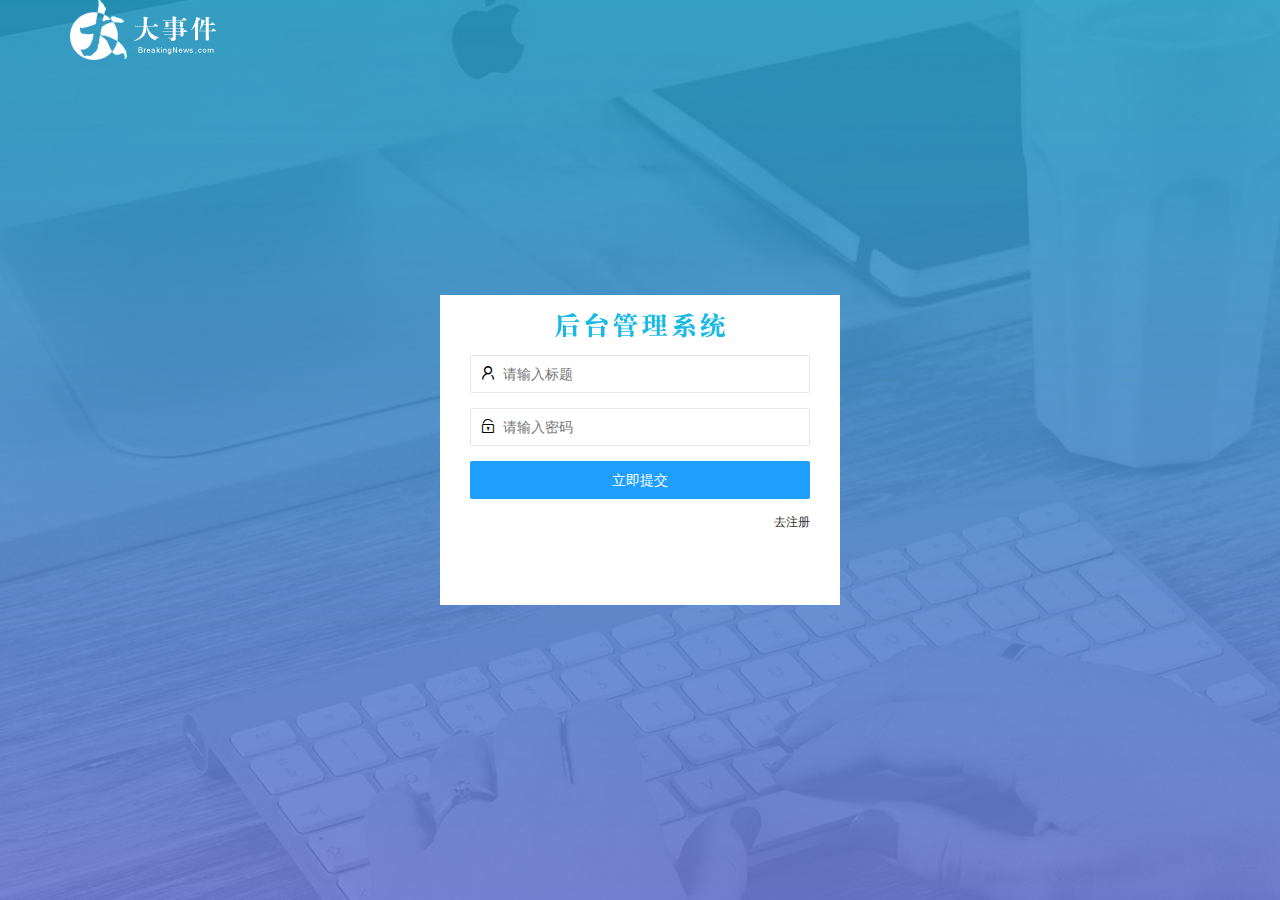
<file: login.html>
<!DOCTYPE html>
<html lang="en">
<head>
    <meta charset="UTF-8">
    <meta http-equiv="X-UA-Compatible" content="IE=edge">
    <meta name="viewport" content="width=device-width, initial-scale=1.0">
    <title>大事件 登录/注册</title>
    <link rel="stylesheet" href="./assets/lib/layui/css/layui.css">
     <link rel="stylesheet" href="./assets/css/login.css">
</head>
<body>
   <!-- 头部logo-->
   <div class="layui-main">
       <img src="./assets/images/logo.png" alt="">
   </div>
   <!-- 登录注册区 -->
   <div class="loginAndRegBox">
       <div class="title-box"></div>
       <!-- 登录区 -->
       <div class="login-box">
        <form class="layui-form" id="form-login">
            <div class="layui-form-item">
              <i class="layui-icon layui-icon-username"></i>
              <input type="text" name="username" required  lay-verify="required" placeholder="请输入标题" autocomplete="off" class="layui-input">
                </div>
                <div class="layui-form-item">
                <i class="layui-icon layui-icon-password"></i>
                <input type="password" name="password" required lay-verify="required|pass" placeholder="请输入密码" autocomplete="off" class="layui-input">
            </div>
            <div class="layui-form-item">
                <button class="layui-btn layui-btn-fluid layui-btn-normal" lay-submit lay-filter="*">立即提交</button>
              </div>
              <div class="layui-form-item links">
                <a href="javascript:;" id="login">去注册</a>
              </div>
          
        </form>
        </div>
        <!-- 注册区 -->
       <div class="reg-box">
        <form class="layui-form" id="form-reg">
            <div class="layui-form-item">
              <i class="layui-icon layui-icon-username"></i>
              <input type="text" name="title" required  lay-verify="required" placeholder="请输入标题" autocomplete="off" class="layui-input">
                </div>
                <div class="layui-form-item">
                <i class="layui-icon layui-icon-password"></i>
                <input type="password" name="password" required lay-verify="required|pass" placeholder="请输入密码" autocomplete="off" class="layui-input">
            </div>
                <div class="layui-form-item">
                <i class="layui-icon layui-icon-password"></i>
                <input type="password" name="repassword" required lay-verify="required|pass|repass" placeholder="请再次输入密码" autocomplete="off" class="layui-input">
            </div>
            <div class="layui-form-item">
                <button class="layui-btn layui-btn-fluid layui-btn-normal" lay-submit lay-filter="*">立即提交</button>
              </div>
              <div class="layui-form-item links">
                <a href="javascript:;" id="reg">去登陆</a>
              </div>
          
        </form>
           
        </div>


   </div>
   <!-- letUI -->
   <script src="./assets/lib/layui/layui.all.js"></script>
   <!-- jquery -->
   <script src="./assets/lib/jquery.js"></script>
   <script src="./assets/js/baseAPI.js"></script>
   <!-- 自己的js -->
   <script src="./assets/js/login.js"></script>
</body>
</html>
</file>
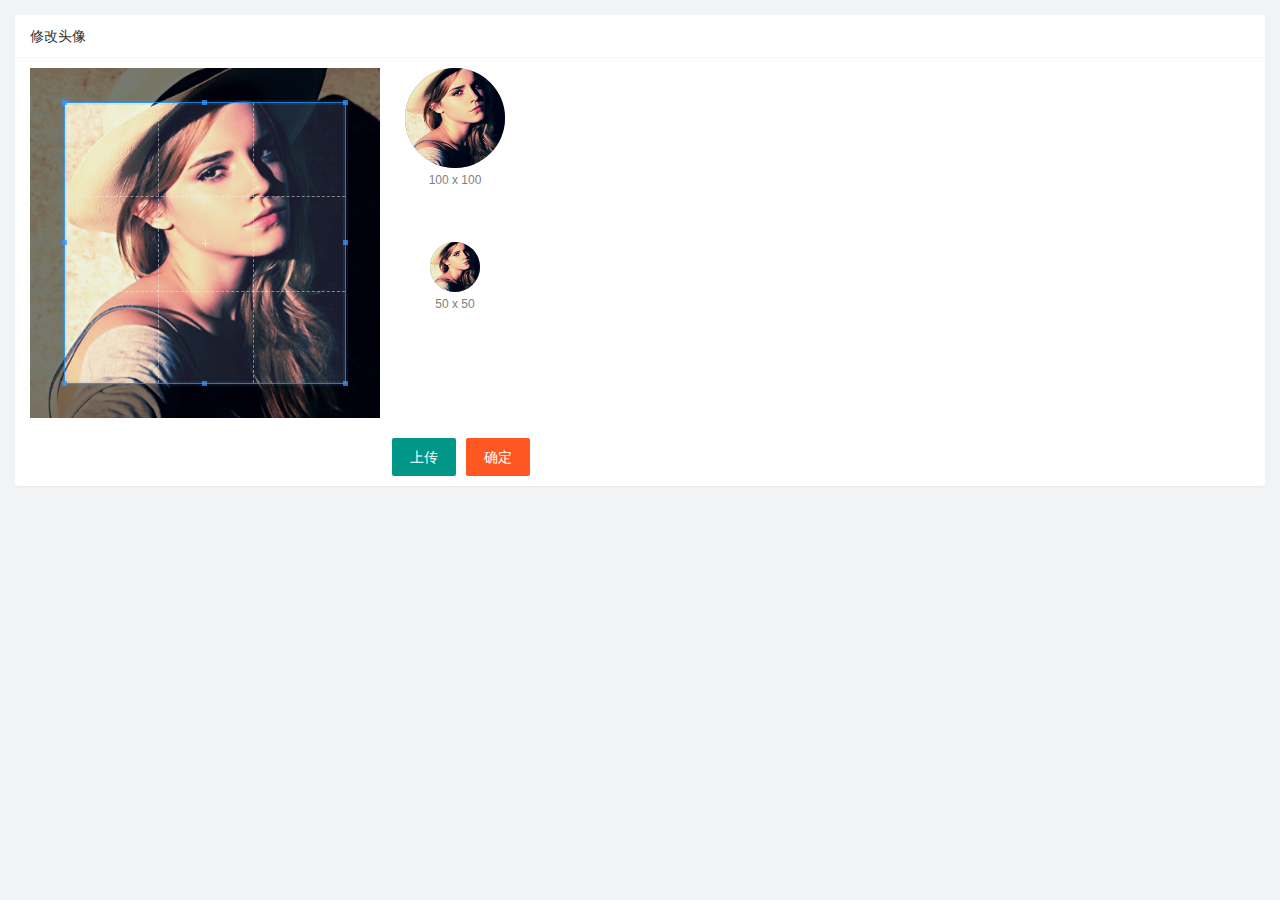
<file: user_avata.html>
<!DOCTYPE html>
<html lang="en">
<head>
    <meta charset="UTF-8">
    <meta http-equiv="X-UA-Compatible" content="IE=edge">
    <meta name="viewport" content="width=device-width, initial-scale=1.0">
    <title>Document</title>
    <link rel="stylesheet" href="./assets/lib/layui/css/layui.css">
    <link rel="stylesheet" href="./assets/lib/cropper/cropper.css">
    <link rel="stylesheet" href="./assets/css/user/user_avata.css">
</head>
<body>
    <div class="layui-card">
        <div class="layui-card-header">修改头像</div>
        <div class="layui-card-body">
         <!-- 第一行的图片裁剪和预览区域 -->
            <div class="row1">
                <!-- 图片裁剪区域 -->
                <div class="cropper-box">
                <!-- 这个 img 标签很重要，将来会把它初始化为裁剪区域 -->
                <img id="image" src="/assets/images/sample.jpg" />
                </div>
                <!-- 图片的预览区域 -->
                <div class="preview-box">
                <div>
                <!-- 宽高为 100px 的预览区域 -->
                <div class="img-preview w100"></div>
                <p class="size">100 x 100</p>
                </div>
                <div>
                <!-- 宽高为 50px 的预览区域 -->
                <div class="img-preview w50"></div>
                <p class="size">50 x 50</p>
                </div>
                </div>
                </div>
                <!-- 第二行的按钮区域 -->
                <div class="row2">
                <input type="file" id="file" accept="image/jpeg,image/png" style="display: none;">
                <button type="button" class="layui-btn" id="uploadBtn">上传</button>
                <button type="button" class="layui-btn layui-btn-danger" id="surebtn">确定</button>
                </div>
        </div>
      </div>
    <script src="/assets/lib/jquery.js"></script>
    <script src="./assets/lib/layui/layui.all.js"></script>
    <script src="/assets/lib/cropper/Cropper.js"></script>
    <script src="/assets/lib/cropper/jquery-cropper.js"></script>
    <script src="./assets/js/baseAPI.js"></script>
    <script src="./assets/js/user/user_avata.js"></script>
</body>
</html>
</file>
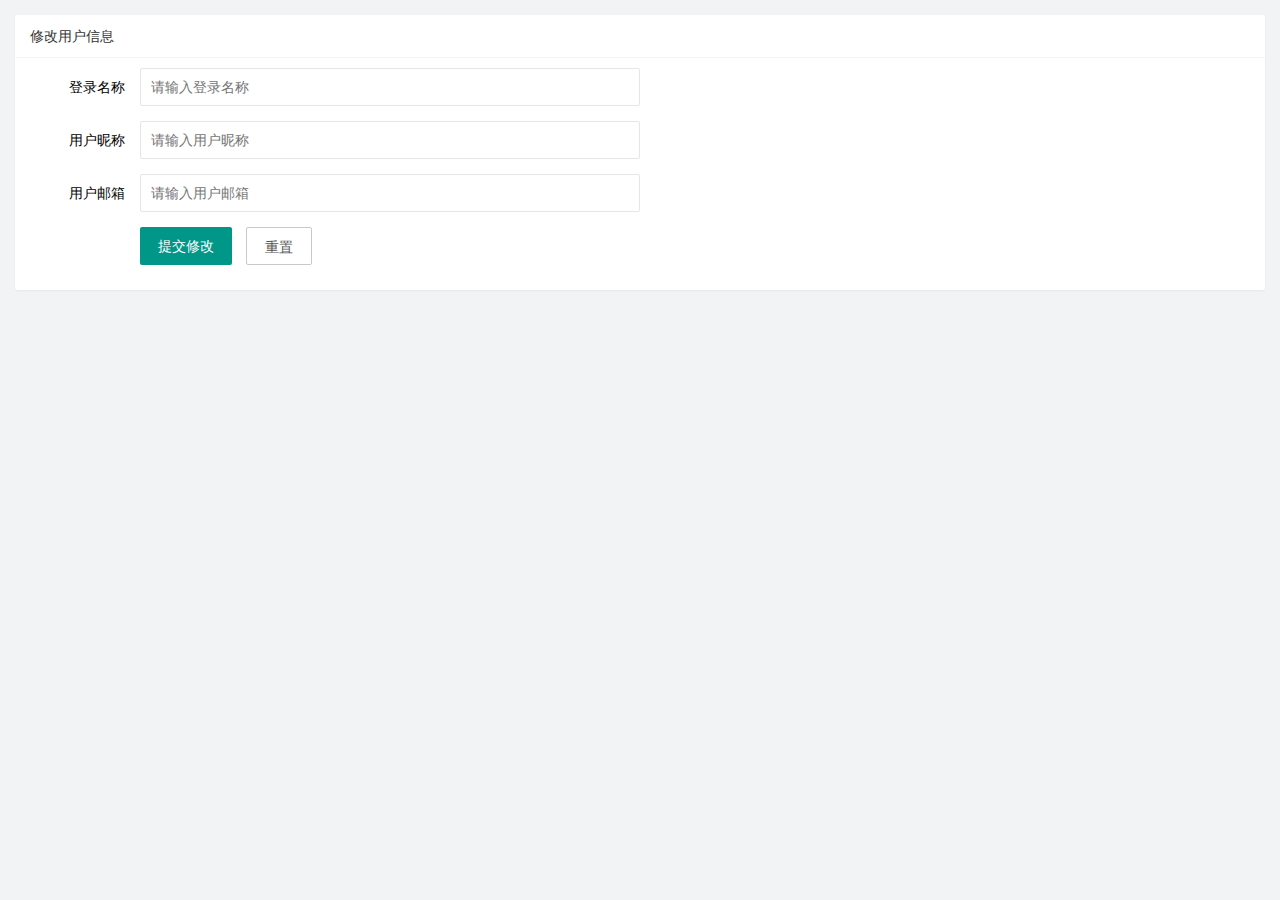
<file: user_info.html>
<!DOCTYPE html>
<html lang="en">
<head>
    <meta charset="UTF-8">
    <meta http-equiv="X-UA-Compatible" content="IE=edge">
    <meta name="viewport" content="width=device-width, initial-scale=1.0">
    <title>Document</title>
    <link rel="stylesheet" href="./assets/lib/layui/css/layui.css">
    <link rel="stylesheet" href="./assets/css/user/user_info.css">
</head>
<body>
    <div class="layui-card">
        <div class="layui-card-header">修改用户信息</div>
        <div class="layui-card-body">
            <!-- 表单内容 -->
            <form class="layui-form" lay-filter="formTest" >
                <input type="hidden" name="id" value="" />
                <div class="layui-form-item">
                  <label class="layui-form-label">登录名称</label>
                  <div class="layui-input-block">
                    <input type="text" name="username" required  lay-verify="required" placeholder="请输入登录名称" autocomplete="off" class="layui-input">
                  </div>
                </div>
                <div class="layui-form-item">
                  <label class="layui-form-label">用户昵称</label>
                  <div class="layui-input-block">
                    <input type="text" name="nickname" required  lay-verify="required|nickname" placeholder="请输入用户昵称" autocomplete="off" class="layui-input">
                  </div>
                </div>
                <div class="layui-form-item">
                  <label class="layui-form-label">用户邮箱</label>
                  <div class="layui-input-block">
                    <input type="text" name="email" required  lay-verify="required" placeholder="请输入用户邮箱" autocomplete="off" class="layui-input">
                  </div>
                </div>
                <div class="layui-form-item">
                    <div class="layui-input-block">
                      <button class="layui-btn" lay-submit lay-filter="formDemo">提交修改</button>
                      <button type="reset" class="layui-btn layui-btn-primary" id="btnReset">重置</button>
                    </div>
                  </div>
            </form>
        </div>
      </div>
  <script src="./assets/lib/layui/layui.all.js"></script>
  <script src="./assets/lib/jquery.js"></script>
  <script src="./assets/js/baseAPI.js"></script>
  <script src="./assets/js/user/user_info.js"></script>
</body>
</html>
</file>
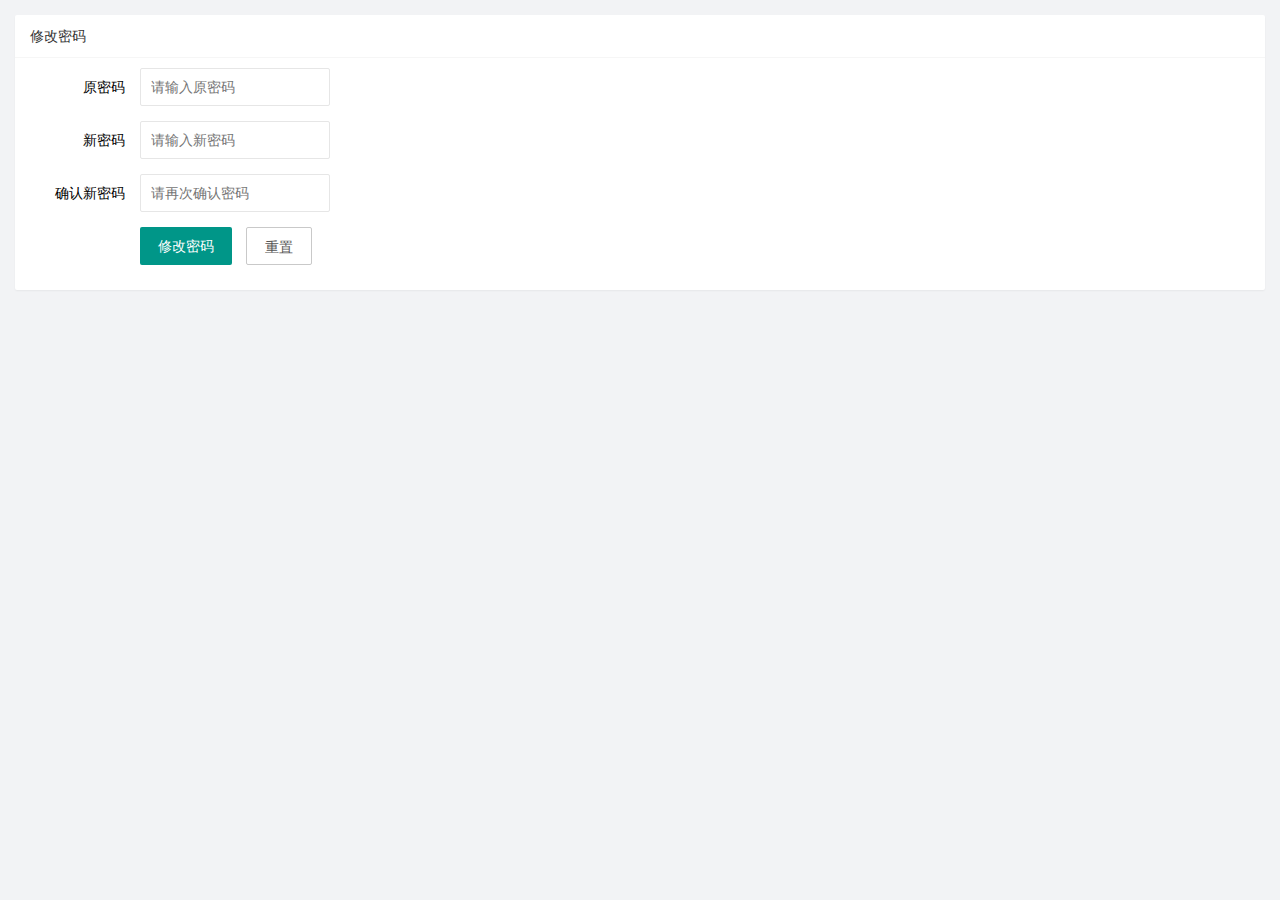
<file: user_pwd.html>
<!DOCTYPE html>
<html lang="en">
<head>
    <meta charset="UTF-8">
    <meta http-equiv="X-UA-Compatible" content="IE=edge">
    <meta name="viewport" content="width=device-width, initial-scale=1.0">
    <title>Document</title>
    <link rel="stylesheet" href="./assets/lib/layui/css/layui.css">
    <link rel="stylesheet" href="./assets/css/user/user_pwd.css">
</head>
<body>
    <div class="layui-card">
        <div class="layui-card-header">修改密码</div>
        <div class="layui-card-body">
            <form class="layui-form" action="">
                <div class="layui-form-item">
                    <label class="layui-form-label">原密码</label>
                    <div class="layui-input-inline">
                      <input type="password" name="oldPwd" required lay-verify="required|pass" placeholder="请输入原密码" autocomplete="off" class="layui-input">
                    </div>
                  </div>
                <div class="layui-form-item">
                    <label class="layui-form-label">新密码</label>
                    <div class="layui-input-inline">
                      <input type="password" name="newPwd" required lay-verify="required|pass|samePwd" placeholder="请输入新密码" autocomplete="off" class="layui-input">
                    </div>
                  </div>
                <div class="layui-form-item">
                    <label class="layui-form-label">确认新密码</label>
                    <div class="layui-input-inline">
                      <input type="password" name="rePwd" required lay-verify="required|pass|rePwd" placeholder="请再次确认密码" autocomplete="off" class="layui-input">
                    </div>
                  </div>
                  <div class="layui-form-item">
                    <div class="layui-input-block">
                      <button class="layui-btn" lay-submit lay-filter="formDemo">修改密码</button>
                      <button type="reset" class="layui-btn layui-btn-primary">重置</button>
                    </div>
                  </div>
                </form>
                
        </div>
      </div>
      <script src="./assets/lib/jquery.js"></script>
      <script src="./assets/lib/layui/layui.all.js"></script>
      <script src="./assets/js/baseAPI.js"></script>
      <!-- 导入自己的js -->
      <script src="./assets/js/user/user_pwd.js"></script>
</body>
</html>
</file>
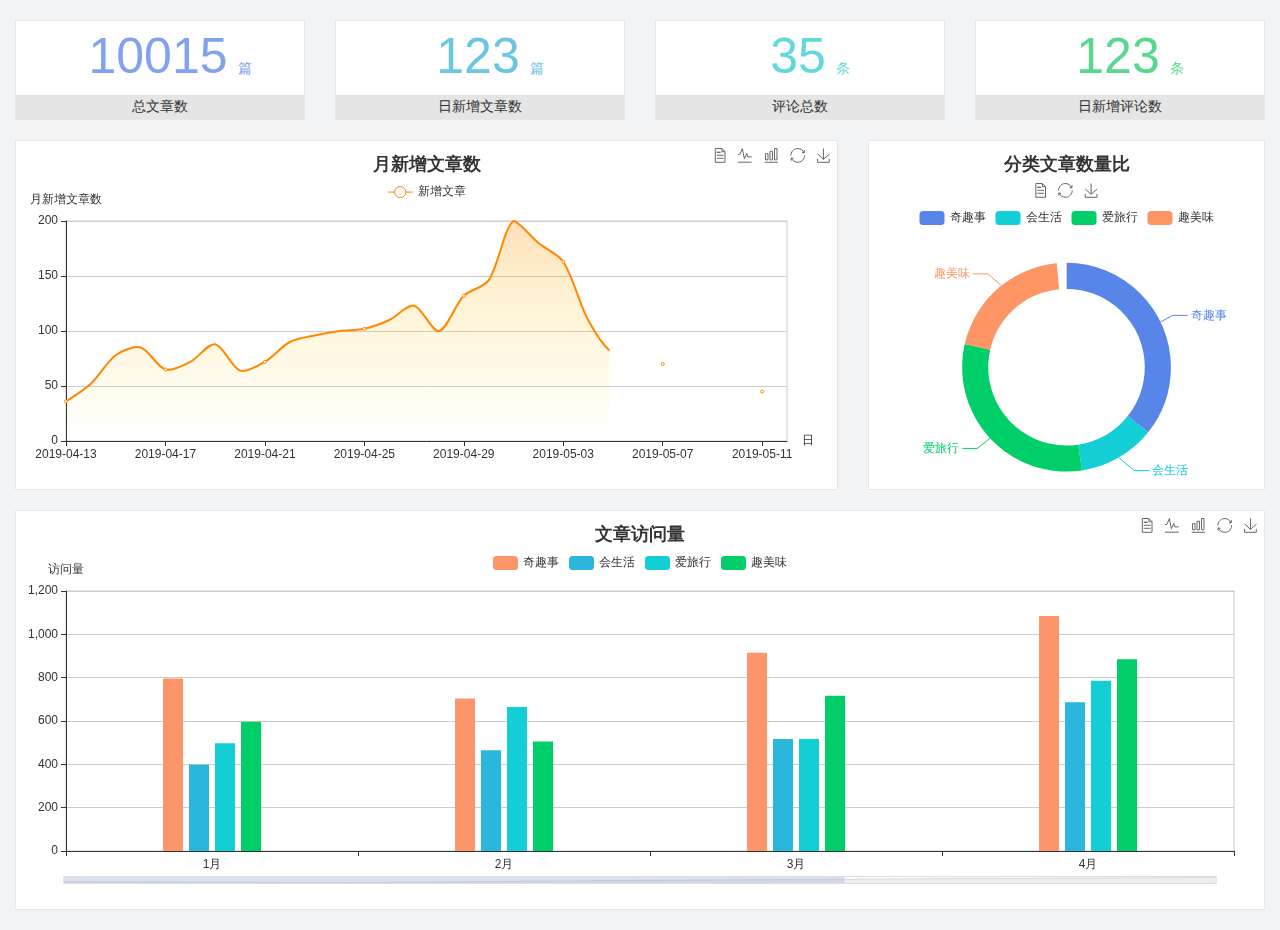
<file: home/dashboard.html>
<!DOCTYPE html>
<html lang="en">

<head>
  <meta charset="UTF-8">
  <meta name="viewport" content="width=device-width, initial-scale=1.0">
  <meta http-equiv="X-UA-Compatible" content="ie=edge">
  <title>图表统计</title>
  <link rel="stylesheet" href="../../assets/lib/bootstrap.css" />
  <link rel="stylesheet" href="../../assets/lib/main.css" />
  <script src="../../assets/lib/jquery.js"></script>
  <script type="text/javascript" src="../../assets/lib/echarts.min.js"></script>
</head>

<body>
  <div class="container-fluid">
    <div class="row spannel_list">
      <div class="col-sm-3 col-xs-6">
        <div class="spannel">
          <em>10015</em><span>篇</span>
          <b>总文章数</b>
        </div>
      </div>
      <div class="col-sm-3 col-xs-6">
        <div class="spannel scolor01">
          <em>123</em><span>篇</span>
          <b>日新增文章数</b>
        </div>
      </div>
      <div class="col-sm-3 col-xs-6">
        <div class="spannel scolor02">
          <em>35</em><span>条</span>
          <b>评论总数</b>
        </div>
      </div>
      <div class="col-sm-3 col-xs-6">
        <div class="spannel scolor03">
          <em>123</em><span>条</span>
          <b>日新增评论数</b>
        </div>
      </div>
    </div>
  </div>

  <div class="container-fluid">
    <div class="row curve-pie">
      <div class="col-lg-8 col-md-8">
        <div class="gragh_pannel" id="curve_show"></div>
      </div>
      <div class="col-lg-4 col-md-4">
        <div class="gragh_pannel" id="pie_show"></div>
      </div>
    </div>
  </div>

  <div class="container-fluid">
    <div class="column_pannel" id="column_show"></div>
  </div>

  <script>
    var oChart = echarts.init(document.getElementById('curve_show'));
    var aList_all = [
      { 'count': 36, 'date': '2019-04-13' },
      { 'count': 52, 'date': '2019-04-14' },
      { 'count': 78, 'date': '2019-04-15' },
      { 'count': 85, 'date': '2019-04-16' },
      { 'count': 65, 'date': '2019-04-17' },
      { 'count': 72, 'date': '2019-04-18' },
      { 'count': 88, 'date': '2019-04-19' },
      { 'count': 64, 'date': '2019-04-20' },
      { 'count': 72, 'date': '2019-04-21' },
      { 'count': 90, 'date': '2019-04-22' },
      { 'count': 96, 'date': '2019-04-23' },
      { 'count': 100, 'date': '2019-04-24' },
      { 'count': 102, 'date': '2019-04-25' },
      { 'count': 110, 'date': '2019-04-26' },
      { 'count': 123, 'date': '2019-04-27' },
      { 'count': 100, 'date': '2019-04-28' },
      { 'count': 132, 'date': '2019-04-29' },
      { 'count': 146, 'date': '2019-04-30' },
      { 'count': 200, 'date': '2019-05-01' },
      { 'count': 180, 'date': '2019-05-02' },
      { 'count': 163, 'date': '2019-05-03' },
      { 'count': 110, 'date': '2019-05-04' },
      { 'count': 80, 'date': '2019-05-05' },
      { 'count': 82, 'date': '2019-05-06' },
      { 'count': 70, 'date': '2019-05-07' },
      { 'count': 65, 'date': '2019-05-08' },
      { 'count': 54, 'date': '2019-05-09' },
      { 'count': 40, 'date': '2019-05-10' },
      { 'count': 45, 'date': '2019-05-11' },
      { 'count': 38, 'date': '2019-05-12' },
    ];

    let aCount = [];
    let aDate = [];

    for (var i = 0; i < aList_all.length; i++) {
      aCount.push(aList_all[i].count);
      aDate.push(aList_all[i].date);
    }

    var chartopt = {
      title: {
        text: '月新增文章数',
        left: 'center',
        top: '10'
      },
      tooltip: {
        trigger: 'axis'
      },
      legend: {
        data: ['新增文章'],
        top: '40'
      },
      toolbox: {
        show: true,
        feature: {
          mark: { show: true },
          dataView: { show: true, readOnly: false },
          magicType: { show: true, type: ['line', 'bar'] },
          restore: { show: true },
          saveAsImage: { show: true }
        }
      },
      calculable: true,
      xAxis: [
        {
          name: '日',
          type: 'category',
          boundaryGap: false,
          data: aDate
        }
      ],
      yAxis: [
        {
          name: '月新增文章数',
          type: 'value'
        }
      ],
      series: [
        {
          name: '新增文章',
          type: 'line',
          smooth: true,
          itemStyle: { normal: { areaStyle: { type: 'default' }, color: '#f80' }, lineStyle: { color: '#f80' } },
          data: aCount
        }],
      areaStyle: {
        normal: {
          color: new echarts.graphic.LinearGradient(0, 0, 0, 1, [{
            offset: 0,
            color: 'rgba(255,136,0,0.39)'
          }, {
            offset: .34,
            color: 'rgba(255,180,0,0.25)'
          }, {
            offset: 1,
            color: 'rgba(255,222,0,0.00)'
          }])

        }
      },
      grid: {
        show: true,
        x: 50,
        x2: 50,
        y: 80,
        height: 220
      }
    };

    oChart.setOption(chartopt);


    var oPie = echarts.init(document.getElementById('pie_show'));
    var oPieopt =
    {
      title: {
        top: 10,
        text: '分类文章数量比',
        x: 'center'
      },
      tooltip: {
        trigger: 'item',
        formatter: "{a} <br/>{b} : {c} ({d}%)"
      },
      color: ['#5885e8', '#13cfd5', '#00ce68', '#ff9565'],
      legend: {
        x: 'center',
        top: 65,
        data: ['奇趣事', '会生活', '爱旅行', '趣美味']
      },
      toolbox: {
        show: true,
        x: 'center',
        top: 35,
        feature: {
          mark: { show: true },
          dataView: { show: true, readOnly: false },
          magicType: {
            show: true,
            type: ['pie', 'funnel'],
            option: {
              funnel: {
                x: '25%',
                width: '50%',
                funnelAlign: 'left',
                max: 1548
              }
            }
          },
          restore: { show: true },
          saveAsImage: { show: true }
        }
      },
      calculable: true,
      series: [
        {
          name: '访问来源',
          type: 'pie',
          radius: ['45%', '60%'],
          center: ['50%', '65%'],
          data: [
            { value: 300, name: '奇趣事' },
            { value: 100, name: '会生活' },
            { value: 260, name: '爱旅行' },
            { value: 180, name: '趣美味' }
          ]
        }
      ]
    };
    oPie.setOption(oPieopt);



    var oColumn = this.echarts.init(document.getElementById('column_show'));
    var oColumnopt =
    {
      title: {
        text: '文章访问量',
        left: 'center',
        top: '10'
      },
      tooltip: {
        trigger: 'axis'
      },
      legend: {
        data: ['奇趣事', '会生活', '爱旅行', '趣美味'],
        top: '40'
      },
      toolbox: {
        show: true,
        feature: {
          mark: { show: true },
          dataView: { show: true, readOnly: false },
          magicType: { show: true, type: ['line', 'bar'] },
          restore: { show: true },
          saveAsImage: { show: true }
        }
      },
      calculable: true,
      xAxis: [
        {
          type: 'category',
          data: ['1月', '2月', '3月', '4月', '5月']
        }
      ],
      yAxis: [
        {
          name: '访问量',
          type: 'value'
        }
      ],
      series: [
        {
          name: '奇趣事',
          type: 'bar',
          barWidth: 20,
          itemStyle: {
            normal: { areaStyle: { type: 'default' }, color: '#fd956a' }
          },
          data: [800, 708, 920, 1090, 1200]
        },
        {
          name: '会生活',
          type: 'bar',
          barWidth: 20,
          itemStyle: {
            normal: { areaStyle: { type: 'default' }, color: '#2bb6db' }
          },
          data: [400, 468, 520, 690, 800]
        },
        {
          name: '爱旅行',
          type: 'bar',
          barWidth: 20,
          itemStyle: {
            normal: { areaStyle: { type: 'default' }, color: '#13cfd5' }
          },
          data: [500, 668, 520, 790, 900]
        },
        {
          name: '趣美味',
          type: 'bar',
          barWidth: 20,
          itemStyle: {
            normal: { areaStyle: { type: 'default' }, color: '#00ce68' }
          },
          data: [600, 508, 720, 890, 1000]
        }
      ],
      grid: {
        show: true,
        x: 50,
        x2: 30,
        y: 80,
        height: 260
      },
      dataZoom: [//给x轴设置滚动条
        {
          start: 0,//默认为0
          end: 100 - 1000 / 31,//默认为100
          type: 'slider',
          show: true,
          xAxisIndex: [0],
          handleSize: 0,//滑动条的 左右2个滑动条的大小
          height: 8,//组件高度
          left: 45, //左边的距离
          right: 50,//右边的距离
          bottom: 26,//右边的距离
          handleColor: '#ddd',//h滑动图标的颜色
          handleStyle: {
            borderColor: "#cacaca",
            borderWidth: "1",
            shadowBlur: 2,
            background: "#ddd",
            shadowColor: "#ddd",
          }
        }]
    };
    oColumn.setOption(oColumnopt);
  </script>
</body>

</html>
</file>
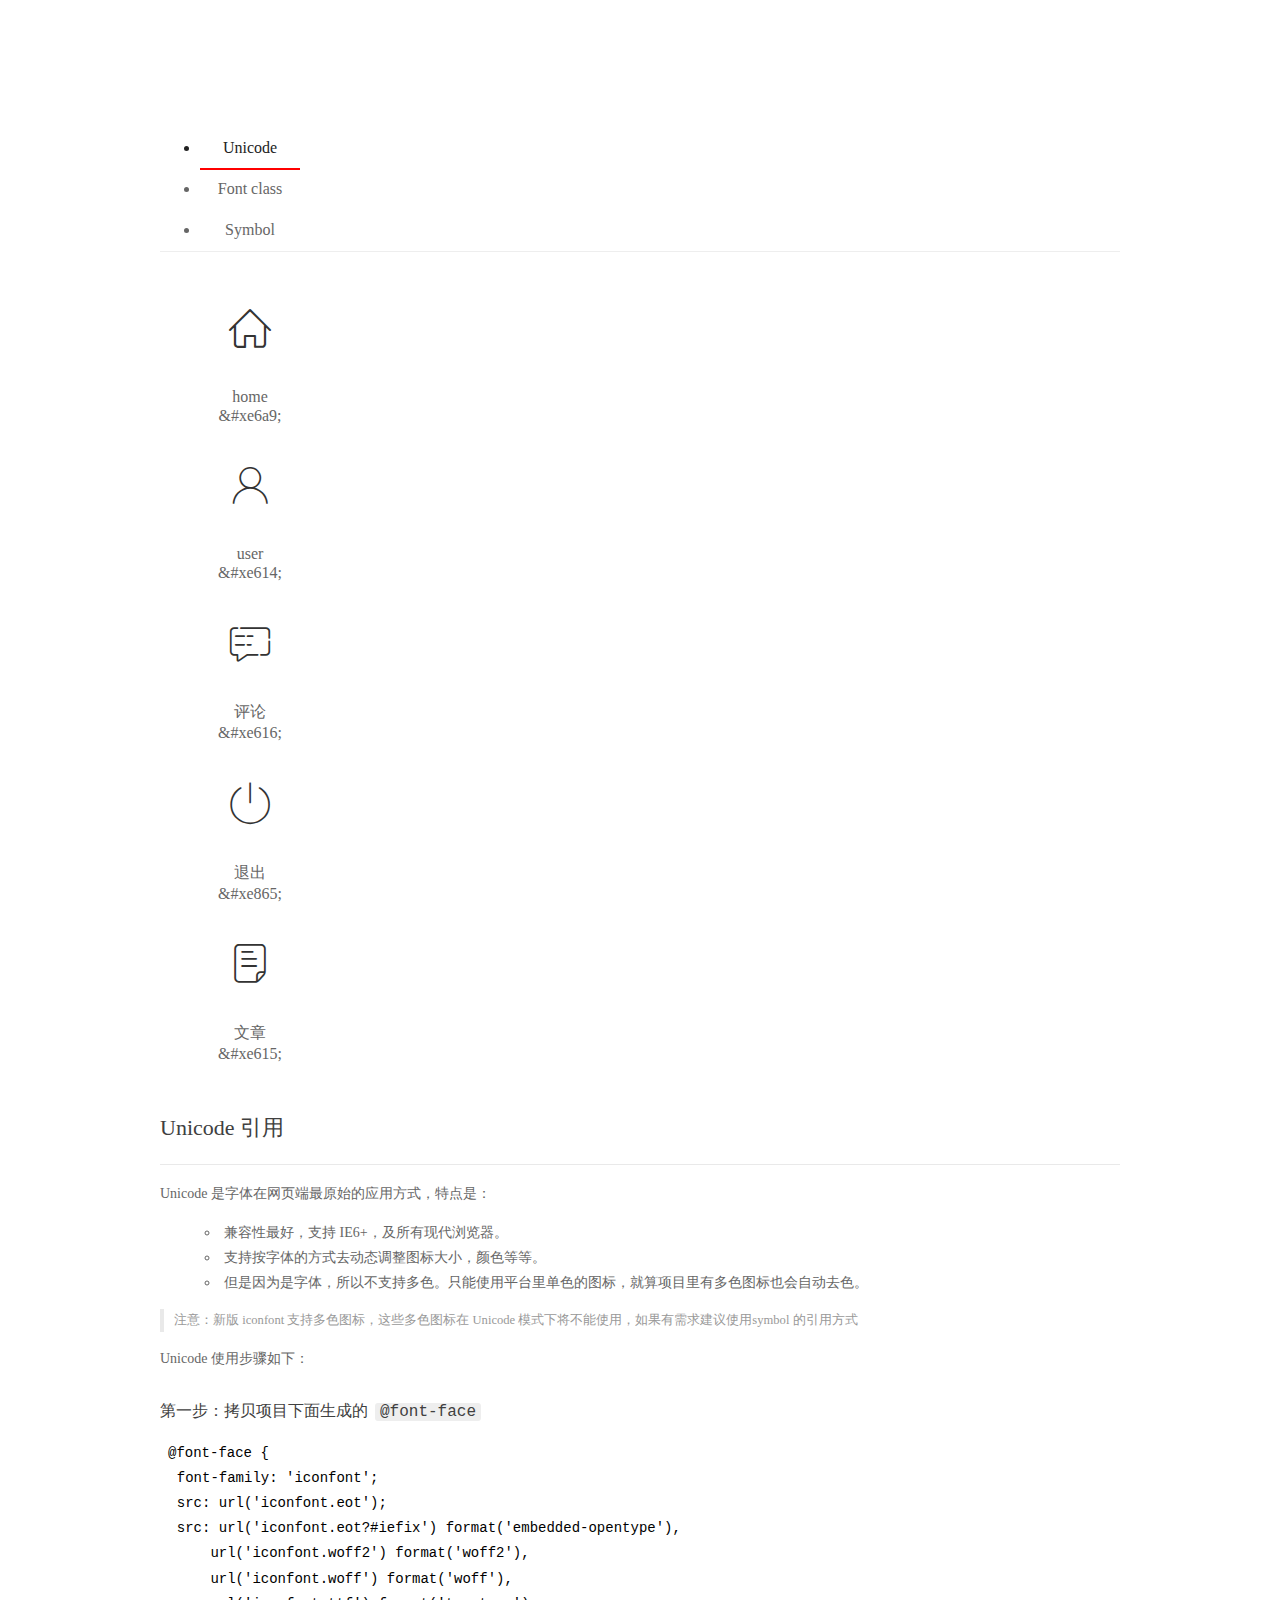
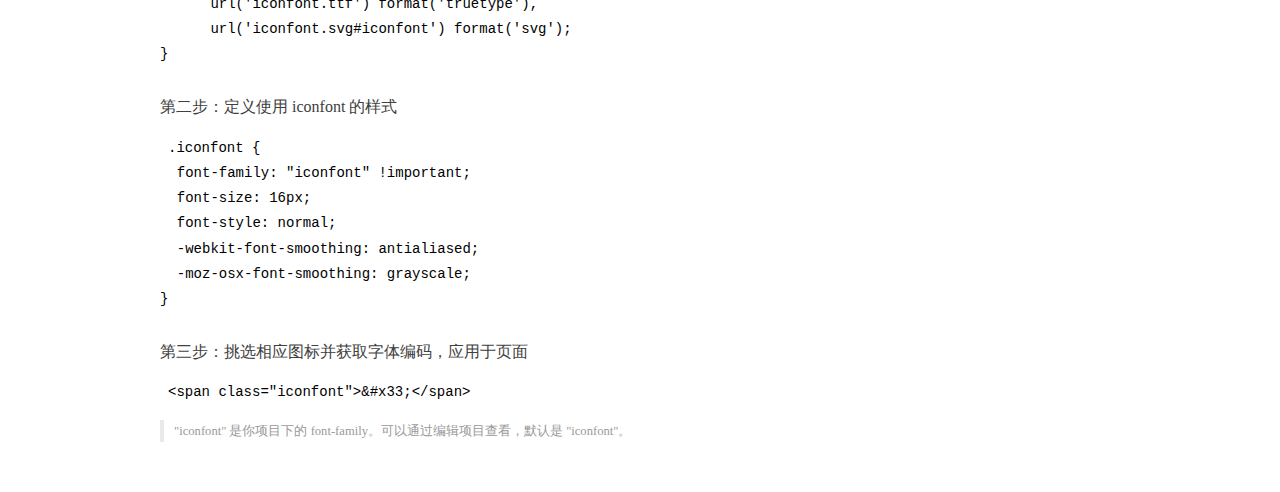
<file: assets/fonts/demo_index.html>
<!DOCTYPE html>
<html>
<head>
  <meta charset="utf-8"/>
  <title>IconFont Demo</title>
  <link rel="shortcut icon" href="https://gtms04.alicdn.com/tps/i4/TB1_oz6GVXXXXaFXpXXJDFnIXXX-64-64.ico" type="image/x-icon"/>
  <link rel="stylesheet" href="https://g.alicdn.com/thx/cube/1.3.2/cube.min.css">
  <link rel="stylesheet" href="demo.css">
  <link rel="stylesheet" href="iconfont.css">
  <script src="iconfont.js"></script>
  <!-- jQuery -->
  <script src="https://a1.alicdn.com/oss/uploads/2018/12/26/7bfddb60-08e8-11e9-9b04-53e73bb6408b.js"></script>
  <!-- 代码高亮 -->
  <script src="https://a1.alicdn.com/oss/uploads/2018/12/26/a3f714d0-08e6-11e9-8a15-ebf944d7534c.js"></script>
</head>
<body>
  <div class="main">
    <h1 class="logo"><a href="https://www.iconfont.cn/" title="iconfont 首页" target="_blank">&#xe86b;</a></h1>
    <div class="nav-tabs">
      <ul id="tabs" class="dib-box">
        <li class="dib active"><span>Unicode</span></li>
        <li class="dib"><span>Font class</span></li>
        <li class="dib"><span>Symbol</span></li>
      </ul>
      
    </div>
    <div class="tab-container">
      <div class="content unicode" style="display: block;">
          <ul class="icon_lists dib-box">
          
            <li class="dib">
              <span class="icon iconfont">&#xe6a9;</span>
                <div class="name">home</div>
                <div class="code-name">&amp;#xe6a9;</div>
              </li>
          
            <li class="dib">
              <span class="icon iconfont">&#xe614;</span>
                <div class="name">user</div>
                <div class="code-name">&amp;#xe614;</div>
              </li>
          
            <li class="dib">
              <span class="icon iconfont">&#xe616;</span>
                <div class="name">评论</div>
                <div class="code-name">&amp;#xe616;</div>
              </li>
          
            <li class="dib">
              <span class="icon iconfont">&#xe865;</span>
                <div class="name">退出</div>
                <div class="code-name">&amp;#xe865;</div>
              </li>
          
            <li class="dib">
              <span class="icon iconfont">&#xe615;</span>
                <div class="name">文章</div>
                <div class="code-name">&amp;#xe615;</div>
              </li>
          
          </ul>
          <div class="article markdown">
          <h2 id="unicode-">Unicode 引用</h2>
          <hr>

          <p>Unicode 是字体在网页端最原始的应用方式，特点是：</p>
          <ul>
            <li>兼容性最好，支持 IE6+，及所有现代浏览器。</li>
            <li>支持按字体的方式去动态调整图标大小，颜色等等。</li>
            <li>但是因为是字体，所以不支持多色。只能使用平台里单色的图标，就算项目里有多色图标也会自动去色。</li>
          </ul>
          <blockquote>
            <p>注意：新版 iconfont 支持多色图标，这些多色图标在 Unicode 模式下将不能使用，如果有需求建议使用symbol 的引用方式</p>
          </blockquote>
          <p>Unicode 使用步骤如下：</p>
          <h3 id="-font-face">第一步：拷贝项目下面生成的 <code>@font-face</code></h3>
<pre><code class="language-css"
>@font-face {
  font-family: 'iconfont';
  src: url('iconfont.eot');
  src: url('iconfont.eot?#iefix') format('embedded-opentype'),
      url('iconfont.woff2') format('woff2'),
      url('iconfont.woff') format('woff'),
      url('iconfont.ttf') format('truetype'),
      url('iconfont.svg#iconfont') format('svg');
}
</code></pre>
          <h3 id="-iconfont-">第二步：定义使用 iconfont 的样式</h3>
<pre><code class="language-css"
>.iconfont {
  font-family: "iconfont" !important;
  font-size: 16px;
  font-style: normal;
  -webkit-font-smoothing: antialiased;
  -moz-osx-font-smoothing: grayscale;
}
</code></pre>
          <h3 id="-">第三步：挑选相应图标并获取字体编码，应用于页面</h3>
<pre>
<code class="language-html"
>&lt;span class="iconfont"&gt;&amp;#x33;&lt;/span&gt;
</code></pre>
          <blockquote>
            <p>"iconfont" 是你项目下的 font-family。可以通过编辑项目查看，默认是 "iconfont"。</p>
          </blockquote>
          </div>
      </div>
      <div class="content font-class">
        <ul class="icon_lists dib-box">
          
          <li class="dib">
            <span class="icon iconfont icon-home"></span>
            <div class="name">
              home
            </div>
            <div class="code-name">.icon-home
            </div>
          </li>
          
          <li class="dib">
            <span class="icon iconfont icon-user"></span>
            <div class="name">
              user
            </div>
            <div class="code-name">.icon-user
            </div>
          </li>
          
          <li class="dib">
            <span class="icon iconfont icon-pinglun"></span>
            <div class="name">
              评论
            </div>
            <div class="code-name">.icon-pinglun
            </div>
          </li>
          
          <li class="dib">
            <span class="icon iconfont icon-tuichu"></span>
            <div class="name">
              退出
            </div>
            <div class="code-name">.icon-tuichu
            </div>
          </li>
          
          <li class="dib">
            <span class="icon iconfont icon-16"></span>
            <div class="name">
              文章
            </div>
            <div class="code-name">.icon-16
            </div>
          </li>
          
        </ul>
        <div class="article markdown">
        <h2 id="font-class-">font-class 引用</h2>
        <hr>

        <p>font-class 是 Unicode 使用方式的一种变种，主要是解决 Unicode 书写不直观，语意不明确的问题。</p>
        <p>与 Unicode 使用方式相比，具有如下特点：</p>
        <ul>
          <li>兼容性良好，支持 IE8+，及所有现代浏览器。</li>
          <li>相比于 Unicode 语意明确，书写更直观。可以很容易分辨这个 icon 是什么。</li>
          <li>因为使用 class 来定义图标，所以当要替换图标时，只需要修改 class 里面的 Unicode 引用。</li>
          <li>不过因为本质上还是使用的字体，所以多色图标还是不支持的。</li>
        </ul>
        <p>使用步骤如下：</p>
        <h3 id="-fontclass-">第一步：引入项目下面生成的 fontclass 代码：</h3>
<pre><code class="language-html">&lt;link rel="stylesheet" href="./iconfont.css"&gt;
</code></pre>
        <h3 id="-">第二步：挑选相应图标并获取类名，应用于页面：</h3>
<pre><code class="language-html">&lt;span class="iconfont icon-xxx"&gt;&lt;/span&gt;
</code></pre>
        <blockquote>
          <p>"
            iconfont" 是你项目下的 font-family。可以通过编辑项目查看，默认是 "iconfont"。</p>
        </blockquote>
      </div>
      </div>
      <div class="content symbol">
          <ul class="icon_lists dib-box">
          
            <li class="dib">
                <svg class="icon svg-icon" aria-hidden="true">
                  <use xlink:href="#icon-home"></use>
                </svg>
                <div class="name">home</div>
                <div class="code-name">#icon-home</div>
            </li>
          
            <li class="dib">
                <svg class="icon svg-icon" aria-hidden="true">
                  <use xlink:href="#icon-user"></use>
                </svg>
                <div class="name">user</div>
                <div class="code-name">#icon-user</div>
            </li>
          
            <li class="dib">
                <svg class="icon svg-icon" aria-hidden="true">
                  <use xlink:href="#icon-pinglun"></use>
                </svg>
                <div class="name">评论</div>
                <div class="code-name">#icon-pinglun</div>
            </li>
          
            <li class="dib">
                <svg class="icon svg-icon" aria-hidden="true">
                  <use xlink:href="#icon-tuichu"></use>
                </svg>
                <div class="name">退出</div>
                <div class="code-name">#icon-tuichu</div>
            </li>
          
            <li class="dib">
                <svg class="icon svg-icon" aria-hidden="true">
                  <use xlink:href="#icon-16"></use>
                </svg>
                <div class="name">文章</div>
                <div class="code-name">#icon-16</div>
            </li>
          
          </ul>
          <div class="article markdown">
          <h2 id="symbol-">Symbol 引用</h2>
          <hr>

          <p>这是一种全新的使用方式，应该说这才是未来的主流，也是平台目前推荐的用法。相关介绍可以参考这篇<a href="">文章</a>
            这种用法其实是做了一个 SVG 的集合，与另外两种相比具有如下特点：</p>
          <ul>
            <li>支持多色图标了，不再受单色限制。</li>
            <li>通过一些技巧，支持像字体那样，通过 <code>font-size</code>, <code>color</code> 来调整样式。</li>
            <li>兼容性较差，支持 IE9+，及现代浏览器。</li>
            <li>浏览器渲染 SVG 的性能一般，还不如 png。</li>
          </ul>
          <p>使用步骤如下：</p>
          <h3 id="-symbol-">第一步：引入项目下面生成的 symbol 代码：</h3>
<pre><code class="language-html">&lt;script src="./iconfont.js"&gt;&lt;/script&gt;
</code></pre>
          <h3 id="-css-">第二步：加入通用 CSS 代码（引入一次就行）：</h3>
<pre><code class="language-html">&lt;style&gt;
.icon {
  width: 1em;
  height: 1em;
  vertical-align: -0.15em;
  fill: currentColor;
  overflow: hidden;
}
&lt;/style&gt;
</code></pre>
          <h3 id="-">第三步：挑选相应图标并获取类名，应用于页面：</h3>
<pre><code class="language-html">&lt;svg class="icon" aria-hidden="true"&gt;
  &lt;use xlink:href="#icon-xxx"&gt;&lt;/use&gt;
&lt;/svg&gt;
</code></pre>
          </div>
      </div>

    </div>
  </div>
  <script>
  $(document).ready(function () {
      $('.tab-container .content:first').show()

      $('#tabs li').click(function (e) {
        var tabContent = $('.tab-container .content')
        var index = $(this).index()

        if ($(this).hasClass('active')) {
          return
        } else {
          $('#tabs li').removeClass('active')
          $(this).addClass('active')

          tabContent.hide().eq(index).fadeIn()
        }
      })
    })
  </script>
</body>
</html>
</file>
<file: assets/lib/layui/css/layui.css>
/** layui-v2.5.5 MIT License By https://www.layui.com */
 .layui-inline,img{display:inline-block;vertical-align:middle}h1,h2,h3,h4,h5,h6{font-weight:400}.layui-edge,.layui-header,.layui-inline,.layui-main{position:relative}.layui-body,.layui-edge,.layui-elip{overflow:hidden}.layui-btn,.layui-edge,.layui-inline,img{vertical-align:middle}.layui-btn,.layui-disabled,.layui-icon,.layui-unselect{-moz-user-select:none;-webkit-user-select:none;-ms-user-select:none}.layui-elip,.layui-form-checkbox span,.layui-form-pane .layui-form-label{text-overflow:ellipsis;white-space:nowrap}.layui-breadcrumb,.layui-tree-btnGroup{visibility:hidden}blockquote,body,button,dd,div,dl,dt,form,h1,h2,h3,h4,h5,h6,input,li,ol,p,pre,td,textarea,th,ul{margin:0;padding:0;-webkit-tap-highlight-color:rgba(0,0,0,0)}a:active,a:hover{outline:0}img{border:none}li{list-style:none}table{border-collapse:collapse;border-spacing:0}h4,h5,h6{font-size:100%}button,input,optgroup,option,select,textarea{font-family:inherit;font-size:inherit;font-style:inherit;font-weight:inherit;outline:0}pre{white-space:pre-wrap;white-space:-moz-pre-wrap;white-space:-pre-wrap;white-space:-o-pre-wrap;word-wrap:break-word}body{line-height:24px;font:14px Helvetica Neue,Helvetica,PingFang SC,Tahoma,Arial,sans-serif}hr{height:1px;margin:10px 0;border:0;clear:both}a{color:#333;text-decoration:none}a:hover{color:#777}a cite{font-style:normal;*cursor:pointer}.layui-border-box,.layui-border-box *{box-sizing:border-box}.layui-box,.layui-box *{box-sizing:content-box}.layui-clear{clear:both;*zoom:1}.layui-clear:after{content:'\20';clear:both;*zoom:1;display:block;height:0}.layui-inline{*display:inline;*zoom:1}.layui-edge{display:inline-block;width:0;height:0;border-width:6px;border-style:dashed;border-color:transparent}.layui-edge-top{top:-4px;border-bottom-color:#999;border-bottom-style:solid}.layui-edge-right{border-left-color:#999;border-left-style:solid}.layui-edge-bottom{top:2px;border-top-color:#999;border-top-style:solid}.layui-edge-left{border-right-color:#999;border-right-style:solid}.layui-disabled,.layui-disabled:hover{color:#d2d2d2!important;cursor:not-allowed!important}.layui-circle{border-radius:100%}.layui-show{display:block!important}.layui-hide{display:none!important}@font-face{font-family:layui-icon;src:url(../font/iconfont.eot?v=250);src:url(../font/iconfont.eot?v=250#iefix) format('embedded-opentype'),url(../font/iconfont.woff2?v=250) format('woff2'),url(../font/iconfont.woff?v=250) format('woff'),url(../font/iconfont.ttf?v=250) format('truetype'),url(../font/iconfont.svg?v=250#layui-icon) format('svg')}.layui-icon{font-family:layui-icon!important;font-size:16px;font-style:normal;-webkit-font-smoothing:antialiased;-moz-osx-font-smoothing:grayscale}.layui-icon-reply-fill:before{content:"\e611"}.layui-icon-set-fill:before{content:"\e614"}.layui-icon-menu-fill:before{content:"\e60f"}.layui-icon-search:before{content:"\e615"}.layui-icon-share:before{content:"\e641"}.layui-icon-set-sm:before{content:"\e620"}.layui-icon-engine:before{content:"\e628"}.layui-icon-close:before{content:"\1006"}.layui-icon-close-fill:before{content:"\1007"}.layui-icon-chart-screen:before{content:"\e629"}.layui-icon-star:before{content:"\e600"}.layui-icon-circle-dot:before{content:"\e617"}.layui-icon-chat:before{content:"\e606"}.layui-icon-release:before{content:"\e609"}.layui-icon-list:before{content:"\e60a"}.layui-icon-chart:before{content:"\e62c"}.layui-icon-ok-circle:before{content:"\1005"}.layui-icon-layim-theme:before{content:"\e61b"}.layui-icon-table:before{content:"\e62d"}.layui-icon-right:before{content:"\e602"}.layui-icon-left:before{content:"\e603"}.layui-icon-cart-simple:before{content:"\e698"}.layui-icon-face-cry:before{content:"\e69c"}.layui-icon-face-smile:before{content:"\e6af"}.layui-icon-survey:before{content:"\e6b2"}.layui-icon-tree:before{content:"\e62e"}.layui-icon-upload-circle:before{content:"\e62f"}.layui-icon-add-circle:before{content:"\e61f"}.layui-icon-download-circle:before{content:"\e601"}.layui-icon-templeate-1:before{content:"\e630"}.layui-icon-util:before{content:"\e631"}.layui-icon-face-surprised:before{content:"\e664"}.layui-icon-edit:before{content:"\e642"}.layui-icon-speaker:before{content:"\e645"}.layui-icon-down:before{content:"\e61a"}.layui-icon-file:before{content:"\e621"}.layui-icon-layouts:before{content:"\e632"}.layui-icon-rate-half:before{content:"\e6c9"}.layui-icon-add-circle-fine:before{content:"\e608"}.layui-icon-prev-circle:before{content:"\e633"}.layui-icon-read:before{content:"\e705"}.layui-icon-404:before{content:"\e61c"}.layui-icon-carousel:before{content:"\e634"}.layui-icon-help:before{content:"\e607"}.layui-icon-code-circle:before{content:"\e635"}.layui-icon-water:before{content:"\e636"}.layui-icon-username:before{content:"\e66f"}.layui-icon-find-fill:before{content:"\e670"}.layui-icon-about:before{content:"\e60b"}.layui-icon-location:before{content:"\e715"}.layui-icon-up:before{content:"\e619"}.layui-icon-pause:before{content:"\e651"}.layui-icon-date:before{content:"\e637"}.layui-icon-layim-uploadfile:before{content:"\e61d"}.layui-icon-delete:before{content:"\e640"}.layui-icon-play:before{content:"\e652"}.layui-icon-top:before{content:"\e604"}.layui-icon-friends:before{content:"\e612"}.layui-icon-refresh-3:before{content:"\e9aa"}.layui-icon-ok:before{content:"\e605"}.layui-icon-layer:before{content:"\e638"}.layui-icon-face-smile-fine:before{content:"\e60c"}.layui-icon-dollar:before{content:"\e659"}.layui-icon-group:before{content:"\e613"}.layui-icon-layim-download:before{content:"\e61e"}.layui-icon-picture-fine:before{content:"\e60d"}.layui-icon-link:before{content:"\e64c"}.layui-icon-diamond:before{content:"\e735"}.layui-icon-log:before{content:"\e60e"}.layui-icon-rate-solid:before{content:"\e67a"}.layui-icon-fonts-del:before{content:"\e64f"}.layui-icon-unlink:before{content:"\e64d"}.layui-icon-fonts-clear:before{content:"\e639"}.layui-icon-triangle-r:before{content:"\e623"}.layui-icon-circle:before{content:"\e63f"}.layui-icon-radio:before{content:"\e643"}.layui-icon-align-center:before{content:"\e647"}.layui-icon-align-right:before{content:"\e648"}.layui-icon-align-left:before{content:"\e649"}.layui-icon-loading-1:before{content:"\e63e"}.layui-icon-return:before{content:"\e65c"}.layui-icon-fonts-strong:before{content:"\e62b"}.layui-icon-upload:before{content:"\e67c"}.layui-icon-dialogue:before{content:"\e63a"}.layui-icon-video:before{content:"\e6ed"}.layui-icon-headset:before{content:"\e6fc"}.layui-icon-cellphone-fine:before{content:"\e63b"}.layui-icon-add-1:before{content:"\e654"}.layui-icon-face-smile-b:before{content:"\e650"}.layui-icon-fonts-html:before{content:"\e64b"}.layui-icon-form:before{content:"\e63c"}.layui-icon-cart:before{content:"\e657"}.layui-icon-camera-fill:before{content:"\e65d"}.layui-icon-tabs:before{content:"\e62a"}.layui-icon-fonts-code:before{content:"\e64e"}.layui-icon-fire:before{content:"\e756"}.layui-icon-set:before{content:"\e716"}.layui-icon-fonts-u:before{content:"\e646"}.layui-icon-triangle-d:before{content:"\e625"}.layui-icon-tips:before{content:"\e702"}.layui-icon-picture:before{content:"\e64a"}.layui-icon-more-vertical:before{content:"\e671"}.layui-icon-flag:before{content:"\e66c"}.layui-icon-loading:before{content:"\e63d"}.layui-icon-fonts-i:before{content:"\e644"}.layui-icon-refresh-1:before{content:"\e666"}.layui-icon-rmb:before{content:"\e65e"}.layui-icon-home:before{content:"\e68e"}.layui-icon-user:before{content:"\e770"}.layui-icon-notice:before{content:"\e667"}.layui-icon-login-weibo:before{content:"\e675"}.layui-icon-voice:before{content:"\e688"}.layui-icon-upload-drag:before{content:"\e681"}.layui-icon-login-qq:before{content:"\e676"}.layui-icon-snowflake:before{content:"\e6b1"}.layui-icon-file-b:before{content:"\e655"}.layui-icon-template:before{content:"\e663"}.layui-icon-auz:before{content:"\e672"}.layui-icon-console:before{content:"\e665"}.layui-icon-app:before{content:"\e653"}.layui-icon-prev:before{content:"\e65a"}.layui-icon-website:before{content:"\e7ae"}.layui-icon-next:before{content:"\e65b"}.layui-icon-component:before{content:"\e857"}.layui-icon-more:before{content:"\e65f"}.layui-icon-login-wechat:before{content:"\e677"}.layui-icon-shrink-right:before{content:"\e668"}.layui-icon-spread-left:before{content:"\e66b"}.layui-icon-camera:before{content:"\e660"}.layui-icon-note:before{content:"\e66e"}.layui-icon-refresh:before{content:"\e669"}.layui-icon-female:before{content:"\e661"}.layui-icon-male:before{content:"\e662"}.layui-icon-password:before{content:"\e673"}.layui-icon-senior:before{content:"\e674"}.layui-icon-theme:before{content:"\e66a"}.layui-icon-tread:before{content:"\e6c5"}.layui-icon-praise:before{content:"\e6c6"}.layui-icon-star-fill:before{content:"\e658"}.layui-icon-rate:before{content:"\e67b"}.layui-icon-template-1:before{content:"\e656"}.layui-icon-vercode:before{content:"\e679"}.layui-icon-cellphone:before{content:"\e678"}.layui-icon-screen-full:before{content:"\e622"}.layui-icon-screen-restore:before{content:"\e758"}.layui-icon-cols:before{content:"\e610"}.layui-icon-export:before{content:"\e67d"}.layui-icon-print:before{content:"\e66d"}.layui-icon-slider:before{content:"\e714"}.layui-icon-addition:before{content:"\e624"}.layui-icon-subtraction:before{content:"\e67e"}.layui-icon-service:before{content:"\e626"}.layui-icon-transfer:before{content:"\e691"}.layui-main{width:1140px;margin:0 auto}.layui-header{z-index:1000;height:60px}.layui-header a:hover{transition:all .5s;-webkit-transition:all .5s}.layui-side{position:fixed;left:0;top:0;bottom:0;z-index:999;width:200px;overflow-x:hidden}.layui-side-scroll{position:relative;width:220px;height:100%;overflow-x:hidden}.layui-body{position:absolute;left:200px;right:0;top:0;bottom:0;z-index:998;width:auto;overflow-y:auto;box-sizing:border-box}.layui-layout-body{overflow:hidden}.layui-layout-admin .layui-header{background-color:#23262E}.layui-layout-admin .layui-side{top:60px;width:200px;overflow-x:hidden}.layui-layout-admin .layui-body{position:fixed;top:60px;bottom:44px}.layui-layout-admin .layui-main{width:auto;margin:0 15px}.layui-layout-admin .layui-footer{position:fixed;left:200px;right:0;bottom:0;height:44px;line-height:44px;padding:0 15px;background-color:#eee}.layui-layout-admin .layui-logo{position:absolute;left:0;top:0;width:200px;height:100%;line-height:60px;text-align:center;color:#009688;font-size:16px}.layui-layout-admin .layui-header .layui-nav{background:0 0}.layui-layout-left{position:absolute!important;left:200px;top:0}.layui-layout-right{position:absolute!important;right:0;top:0}.layui-container{position:relative;margin:0 auto;padding:0 15px;box-sizing:border-box}.layui-fluid{position:relative;margin:0 auto;padding:0 15px}.layui-row:after,.layui-row:before{content:'';display:block;clear:both}.layui-col-lg1,.layui-col-lg10,.layui-col-lg11,.layui-col-lg12,.layui-col-lg2,.layui-col-lg3,.layui-col-lg4,.layui-col-lg5,.layui-col-lg6,.layui-col-lg7,.layui-col-lg8,.layui-col-lg9,.layui-col-md1,.layui-col-md10,.layui-col-md11,.layui-col-md12,.layui-col-md2,.layui-col-md3,.layui-col-md4,.layui-col-md5,.layui-col-md6,.layui-col-md7,.layui-col-md8,.layui-col-md9,.layui-col-sm1,.layui-col-sm10,.layui-col-sm11,.layui-col-sm12,.layui-col-sm2,.layui-col-sm3,.layui-col-sm4,.layui-col-sm5,.layui-col-sm6,.layui-col-sm7,.layui-col-sm8,.layui-col-sm9,.layui-col-xs1,.layui-col-xs10,.layui-col-xs11,.layui-col-xs12,.layui-col-xs2,.layui-col-xs3,.layui-col-xs4,.layui-col-xs5,.layui-col-xs6,.layui-col-xs7,.layui-col-xs8,.layui-col-xs9{position:relative;display:block;box-sizing:border-box}.layui-col-xs1,.layui-col-xs10,.layui-col-xs11,.layui-col-xs12,.layui-col-xs2,.layui-col-xs3,.layui-col-xs4,.layui-col-xs5,.layui-col-xs6,.layui-col-xs7,.layui-col-xs8,.layui-col-xs9{float:left}.layui-col-xs1{width:8.33333333%}.layui-col-xs2{width:16.66666667%}.layui-col-xs3{width:25%}.layui-col-xs4{width:33.33333333%}.layui-col-xs5{width:41.66666667%}.layui-col-xs6{width:50%}.layui-col-xs7{width:58.33333333%}.layui-col-xs8{width:66.66666667%}.layui-col-xs9{width:75%}.layui-col-xs10{width:83.33333333%}.layui-col-xs11{width:91.66666667%}.layui-col-xs12{width:100%}.layui-col-xs-offset1{margin-left:8.33333333%}.layui-col-xs-offset2{margin-left:16.66666667%}.layui-col-xs-offset3{margin-left:25%}.layui-col-xs-offset4{margin-left:33.33333333%}.layui-col-xs-offset5{margin-left:41.66666667%}.layui-col-xs-offset6{margin-left:50%}.layui-col-xs-offset7{margin-left:58.33333333%}.layui-col-xs-offset8{margin-left:66.66666667%}.layui-col-xs-offset9{margin-left:75%}.layui-col-xs-offset10{margin-left:83.33333333%}.layui-col-xs-offset11{margin-left:91.66666667%}.layui-col-xs-offset12{margin-left:100%}@media screen and (max-width:768px){.layui-hide-xs{display:none!important}.layui-show-xs-block{display:block!important}.layui-show-xs-inline{display:inline!important}.layui-show-xs-inline-block{display:inline-block!important}}@media screen and (min-width:768px){.layui-container{width:750px}.layui-hide-sm{display:none!important}.layui-show-sm-block{display:block!important}.layui-show-sm-inline{display:inline!important}.layui-show-sm-inline-block{display:inline-block!important}.layui-col-sm1,.layui-col-sm10,.layui-col-sm11,.layui-col-sm12,.layui-col-sm2,.layui-col-sm3,.layui-col-sm4,.layui-col-sm5,.layui-col-sm6,.layui-col-sm7,.layui-col-sm8,.layui-col-sm9{float:left}.layui-col-sm1{width:8.33333333%}.layui-col-sm2{width:16.66666667%}.layui-col-sm3{width:25%}.layui-col-sm4{width:33.33333333%}.layui-col-sm5{width:41.66666667%}.layui-col-sm6{width:50%}.layui-col-sm7{width:58.33333333%}.layui-col-sm8{width:66.66666667%}.layui-col-sm9{width:75%}.layui-col-sm10{width:83.33333333%}.layui-col-sm11{width:91.66666667%}.layui-col-sm12{width:100%}.layui-col-sm-offset1{margin-left:8.33333333%}.layui-col-sm-offset2{margin-left:16.66666667%}.layui-col-sm-offset3{margin-left:25%}.layui-col-sm-offset4{margin-left:33.33333333%}.layui-col-sm-offset5{margin-left:41.66666667%}.layui-col-sm-offset6{margin-left:50%}.layui-col-sm-offset7{margin-left:58.33333333%}.layui-col-sm-offset8{margin-left:66.66666667%}.layui-col-sm-offset9{margin-left:75%}.layui-col-sm-offset10{margin-left:83.33333333%}.layui-col-sm-offset11{margin-left:91.66666667%}.layui-col-sm-offset12{margin-left:100%}}@media screen and (min-width:992px){.layui-container{width:970px}.layui-hide-md{display:none!important}.layui-show-md-block{display:block!important}.layui-show-md-inline{display:inline!important}.layui-show-md-inline-block{display:inline-block!important}.layui-col-md1,.layui-col-md10,.layui-col-md11,.layui-col-md12,.layui-col-md2,.layui-col-md3,.layui-col-md4,.layui-col-md5,.layui-col-md6,.layui-col-md7,.layui-col-md8,.layui-col-md9{float:left}.layui-col-md1{width:8.33333333%}.layui-col-md2{width:16.66666667%}.layui-col-md3{width:25%}.layui-col-md4{width:33.33333333%}.layui-col-md5{width:41.66666667%}.layui-col-md6{width:50%}.layui-col-md7{width:58.33333333%}.layui-col-md8{width:66.66666667%}.layui-col-md9{width:75%}.layui-col-md10{width:83.33333333%}.layui-col-md11{width:91.66666667%}.layui-col-md12{width:100%}.layui-col-md-offset1{margin-left:8.33333333%}.layui-col-md-offset2{margin-left:16.66666667%}.layui-col-md-offset3{margin-left:25%}.layui-col-md-offset4{margin-left:33.33333333%}.layui-col-md-offset5{margin-left:41.66666667%}.layui-col-md-offset6{margin-left:50%}.layui-col-md-offset7{margin-left:58.33333333%}.layui-col-md-offset8{margin-left:66.66666667%}.layui-col-md-offset9{margin-left:75%}.layui-col-md-offset10{margin-left:83.33333333%}.layui-col-md-offset11{margin-left:91.66666667%}.layui-col-md-offset12{margin-left:100%}}@media screen and (min-width:1200px){.layui-container{width:1170px}.layui-hide-lg{display:none!important}.layui-show-lg-block{display:block!important}.layui-show-lg-inline{display:inline!important}.layui-show-lg-inline-block{display:inline-block!important}.layui-col-lg1,.layui-col-lg10,.layui-col-lg11,.layui-col-lg12,.layui-col-lg2,.layui-col-lg3,.layui-col-lg4,.layui-col-lg5,.layui-col-lg6,.layui-col-lg7,.layui-col-lg8,.layui-col-lg9{float:left}.layui-col-lg1{width:8.33333333%}.layui-col-lg2{width:16.66666667%}.layui-col-lg3{width:25%}.layui-col-lg4{width:33.33333333%}.layui-col-lg5{width:41.66666667%}.layui-col-lg6{width:50%}.layui-col-lg7{width:58.33333333%}.layui-col-lg8{width:66.66666667%}.layui-col-lg9{width:75%}.layui-col-lg10{width:83.33333333%}.layui-col-lg11{width:91.66666667%}.layui-col-lg12{width:100%}.layui-col-lg-offset1{margin-left:8.33333333%}.layui-col-lg-offset2{margin-left:16.66666667%}.layui-col-lg-offset3{margin-left:25%}.layui-col-lg-offset4{margin-left:33.33333333%}.layui-col-lg-offset5{margin-left:41.66666667%}.layui-col-lg-offset6{margin-left:50%}.layui-col-lg-offset7{margin-left:58.33333333%}.layui-col-lg-offset8{margin-left:66.66666667%}.layui-col-lg-offset9{margin-left:75%}.layui-col-lg-offset10{margin-left:83.33333333%}.layui-col-lg-offset11{margin-left:91.66666667%}.layui-col-lg-offset12{margin-left:100%}}.layui-col-space1{margin:-.5px}.layui-col-space1>*{padding:.5px}.layui-col-space3{margin:-1.5px}.layui-col-space3>*{padding:1.5px}.layui-col-space5{margin:-2.5px}.layui-col-space5>*{padding:2.5px}.layui-col-space8{margin:-3.5px}.layui-col-space8>*{padding:3.5px}.layui-col-space10{margin:-5px}.layui-col-space10>*{padding:5px}.layui-col-space12{margin:-6px}.layui-col-space12>*{padding:6px}.layui-col-space15{margin:-7.5px}.layui-col-space15>*{padding:7.5px}.layui-col-space18{margin:-9px}.layui-col-space18>*{padding:9px}.layui-col-space20{margin:-10px}.layui-col-space20>*{padding:10px}.layui-col-space22{margin:-11px}.layui-col-space22>*{padding:11px}.layui-col-space25{margin:-12.5px}.layui-col-space25>*{padding:12.5px}.layui-col-space30{margin:-15px}.layui-col-space30>*{padding:15px}.layui-btn,.layui-input,.layui-select,.layui-textarea,.layui-upload-button{outline:0;-webkit-appearance:none;transition:all .3s;-webkit-transition:all .3s;box-sizing:border-box}.layui-elem-quote{margin-bottom:10px;padding:15px;line-height:22px;border-left:5px solid #009688;border-radius:0 2px 2px 0;background-color:#f2f2f2}.layui-quote-nm{border-style:solid;border-width:1px 1px 1px 5px;background:0 0}.layui-elem-field{margin-bottom:10px;padding:0;border-width:1px;border-style:solid}.layui-elem-field legend{margin-left:20px;padding:0 10px;font-size:20px;font-weight:300}.layui-field-title{margin:10px 0 20px;border-width:1px 0 0}.layui-field-box{padding:10px 15px}.layui-field-title .layui-field-box{padding:10px 0}.layui-progress{position:relative;height:6px;border-radius:20px;background-color:#e2e2e2}.layui-progress-bar{position:absolute;left:0;top:0;width:0;max-width:100%;height:6px;border-radius:20px;text-align:right;background-color:#5FB878;transition:all .3s;-webkit-transition:all .3s}.layui-progress-big,.layui-progress-big .layui-progress-bar{height:18px;line-height:18px}.layui-progress-text{position:relative;top:-20px;line-height:18px;font-size:12px;color:#666}.layui-progress-big .layui-progress-text{position:static;padding:0 10px;color:#fff}.layui-collapse{border-width:1px;border-style:solid;border-radius:2px}.layui-colla-content,.layui-colla-item{border-top-width:1px;border-top-style:solid}.layui-colla-item:first-child{border-top:none}.layui-colla-title{position:relative;height:42px;line-height:42px;padding:0 15px 0 35px;color:#333;background-color:#f2f2f2;cursor:pointer;font-size:14px;overflow:hidden}.layui-colla-content{display:none;padding:10px 15px;line-height:22px;color:#666}.layui-colla-icon{position:absolute;left:15px;top:0;font-size:14px}.layui-card{margin-bottom:15px;border-radius:2px;background-color:#fff;box-shadow:0 1px 2px 0 rgba(0,0,0,.05)}.layui-card:last-child{margin-bottom:0}.layui-card-header{position:relative;height:42px;line-height:42px;padding:0 15px;border-bottom:1px solid #f6f6f6;color:#333;border-radius:2px 2px 0 0;font-size:14px}.layui-bg-black,.layui-bg-blue,.layui-bg-cyan,.layui-bg-green,.layui-bg-orange,.layui-bg-red{color:#fff!important}.layui-card-body{position:relative;padding:10px 15px;line-height:24px}.layui-card-body[pad15]{padding:15px}.layui-card-body[pad20]{padding:20px}.layui-card-body .layui-table{margin:5px 0}.layui-card .layui-tab{margin:0}.layui-panel-window{position:relative;padding:15px;border-radius:0;border-top:5px solid #E6E6E6;background-color:#fff}.layui-auxiliar-moving{position:fixed;left:0;right:0;top:0;bottom:0;width:100%;height:100%;background:0 0;z-index:9999999999}.layui-form-label,.layui-form-mid,.layui-form-select,.layui-input-block,.layui-input-inline,.layui-textarea{position:relative}.layui-bg-red{background-color:#FF5722!important}.layui-bg-orange{background-color:#FFB800!important}.layui-bg-green{background-color:#009688!important}.layui-bg-cyan{background-color:#2F4056!important}.layui-bg-blue{background-color:#1E9FFF!important}.layui-bg-black{background-color:#393D49!important}.layui-bg-gray{background-color:#eee!important;color:#666!important}.layui-badge-rim,.layui-colla-content,.layui-colla-item,.layui-collapse,.layui-elem-field,.layui-form-pane .layui-form-item[pane],.layui-form-pane .layui-form-label,.layui-input,.layui-layedit,.layui-layedit-tool,.layui-quote-nm,.layui-select,.layui-tab-bar,.layui-tab-card,.layui-tab-title,.layui-tab-title .layui-this:after,.layui-textarea{border-color:#e6e6e6}.layui-timeline-item:before,hr{background-color:#e6e6e6}.layui-text{line-height:22px;font-size:14px;color:#666}.layui-text h1,.layui-text h2,.layui-text h3{font-weight:500;color:#333}.layui-text h1{font-size:30px}.layui-text h2{font-size:24px}.layui-text h3{font-size:18px}.layui-text a:not(.layui-btn){color:#01AAED}.layui-text a:not(.layui-btn):hover{text-decoration:underline}.layui-text ul{padding:5px 0 5px 15px}.layui-text ul li{margin-top:5px;list-style-type:disc}.layui-text em,.layui-word-aux{color:#999!important;padding:0 5px!important}.layui-btn{display:inline-block;height:38px;line-height:38px;padding:0 18px;background-color:#009688;color:#fff;white-space:nowrap;text-align:center;font-size:14px;border:none;border-radius:2px;cursor:pointer}.layui-btn:hover{opacity:.8;filter:alpha(opacity=80);color:#fff}.layui-btn:active{opacity:1;filter:alpha(opacity=100)}.layui-btn+.layui-btn{margin-left:10px}.layui-btn-container{font-size:0}.layui-btn-container .layui-btn{margin-right:10px;margin-bottom:10px}.layui-btn-container .layui-btn+.layui-btn{margin-left:0}.layui-table .layui-btn-container .layui-btn{margin-bottom:9px}.layui-btn-radius{border-radius:100px}.layui-btn .layui-icon{margin-right:3px;font-size:18px;vertical-align:bottom;vertical-align:middle\9}.layui-btn-primary{border:1px solid #C9C9C9;background-color:#fff;color:#555}.layui-btn-primary:hover{border-color:#009688;color:#333}.layui-btn-normal{background-color:#1E9FFF}.layui-btn-warm{background-color:#FFB800}.layui-btn-danger{background-color:#FF5722}.layui-btn-checked{background-color:#5FB878}.layui-btn-disabled,.layui-btn-disabled:active,.layui-btn-disabled:hover{border:1px solid #e6e6e6;background-color:#FBFBFB;color:#C9C9C9;cursor:not-allowed;opacity:1}.layui-btn-lg{height:44px;line-height:44px;padding:0 25px;font-size:16px}.layui-btn-sm{height:30px;line-height:30px;padding:0 10px;font-size:12px}.layui-btn-sm i{font-size:16px!important}.layui-btn-xs{height:22px;line-height:22px;padding:0 5px;font-size:12px}.layui-btn-xs i{font-size:14px!important}.layui-btn-group{display:inline-block;vertical-align:middle;font-size:0}.layui-btn-group .layui-btn{margin-left:0!important;margin-right:0!important;border-left:1px solid rgba(255,255,255,.5);border-radius:0}.layui-btn-group .layui-btn-primary{border-left:none}.layui-btn-group .layui-btn-primary:hover{border-color:#C9C9C9;color:#009688}.layui-btn-group .layui-btn:first-child{border-left:none;border-radius:2px 0 0 2px}.layui-btn-group .layui-btn-primary:first-child{border-left:1px solid #c9c9c9}.layui-btn-group .layui-btn:last-child{border-radius:0 2px 2px 0}.layui-btn-group .layui-btn+.layui-btn{margin-left:0}.layui-btn-group+.layui-btn-group{margin-left:10px}.layui-btn-fluid{width:100%}.layui-input,.layui-select,.layui-textarea{height:38px;line-height:1.3;line-height:38px\9;border-width:1px;border-style:solid;background-color:#fff;border-radius:2px}.layui-input::-webkit-input-placeholder,.layui-select::-webkit-input-placeholder,.layui-textarea::-webkit-input-placeholder{line-height:1.3}.layui-input,.layui-textarea{display:block;width:100%;padding-left:10px}.layui-input:hover,.layui-textarea:hover{border-color:#D2D2D2!important}.layui-input:focus,.layui-textarea:focus{border-color:#C9C9C9!important}.layui-textarea{min-height:100px;height:auto;line-height:20px;padding:6px 10px;resize:vertical}.layui-select{padding:0 10px}.layui-form input[type=checkbox],.layui-form input[type=radio],.layui-form select{display:none}.layui-form [lay-ignore]{display:initial}.layui-form-item{margin-bottom:15px;clear:both;*zoom:1}.layui-form-item:after{content:'\20';clear:both;*zoom:1;display:block;height:0}.layui-form-label{float:left;display:block;padding:9px 15px;width:80px;font-weight:400;line-height:20px;text-align:right}.layui-form-label-col{display:block;float:none;padding:9px 0;line-height:20px;text-align:left}.layui-form-item .layui-inline{margin-bottom:5px;margin-right:10px}.layui-input-block{margin-left:110px;min-height:36px}.layui-input-inline{display:inline-block;vertical-align:middle}.layui-form-item .layui-input-inline{float:left;width:190px;margin-right:10px}.layui-form-text .layui-input-inline{width:auto}.layui-form-mid{float:left;display:block;padding:9px 0!important;line-height:20px;margin-right:10px}.layui-form-danger+.layui-form-select .layui-input,.layui-form-danger:focus{border-color:#FF5722!important}.layui-form-select .layui-input{padding-right:30px;cursor:pointer}.layui-form-select .layui-edge{position:absolute;right:10px;top:50%;margin-top:-3px;cursor:pointer;border-width:6px;border-top-color:#c2c2c2;border-top-style:solid;transition:all .3s;-webkit-transition:all .3s}.layui-form-select dl{display:none;position:absolute;left:0;top:42px;padding:5px 0;z-index:899;min-width:100%;border:1px solid #d2d2d2;max-height:300px;overflow-y:auto;background-color:#fff;border-radius:2px;box-shadow:0 2px 4px rgba(0,0,0,.12);box-sizing:border-box}.layui-form-select dl dd,.layui-form-select dl dt{padding:0 10px;line-height:36px;white-space:nowrap;overflow:hidden;text-overflow:ellipsis}.layui-form-select dl dt{font-size:12px;color:#999}.layui-form-select dl dd{cursor:pointer}.layui-form-select dl dd:hover{background-color:#f2f2f2;-webkit-transition:.5s all;transition:.5s all}.layui-form-select .layui-select-group dd{padding-left:20px}.layui-form-select dl dd.layui-select-tips{padding-left:10px!important;color:#999}.layui-form-select dl dd.layui-this{background-color:#5FB878;color:#fff}.layui-form-checkbox,.layui-form-select dl dd.layui-disabled{background-color:#fff}.layui-form-selected dl{display:block}.layui-form-checkbox,.layui-form-checkbox *,.layui-form-switch{display:inline-block;vertical-align:middle}.layui-form-selected .layui-edge{margin-top:-9px;-webkit-transform:rotate(180deg);transform:rotate(180deg);margin-top:-3px\9}:root .layui-form-selected .layui-edge{margin-top:-9px\0/IE9}.layui-form-selectup dl{top:auto;bottom:42px}.layui-select-none{margin:5px 0;text-align:center;color:#999}.layui-select-disabled .layui-disabled{border-color:#eee!important}.layui-select-disabled .layui-edge{border-top-color:#d2d2d2}.layui-form-checkbox{position:relative;height:30px;line-height:30px;margin-right:10px;padding-right:30px;cursor:pointer;font-size:0;-webkit-transition:.1s linear;transition:.1s linear;box-sizing:border-box}.layui-form-checkbox span{padding:0 10px;height:100%;font-size:14px;border-radius:2px 0 0 2px;background-color:#d2d2d2;color:#fff;overflow:hidden}.layui-form-checkbox:hover span{background-color:#c2c2c2}.layui-form-checkbox i{position:absolute;right:0;top:0;width:30px;height:28px;border:1px solid #d2d2d2;border-left:none;border-radius:0 2px 2px 0;color:#fff;font-size:20px;text-align:center}.layui-form-checkbox:hover i{border-color:#c2c2c2;color:#c2c2c2}.layui-form-checked,.layui-form-checked:hover{border-color:#5FB878}.layui-form-checked span,.layui-form-checked:hover span{background-color:#5FB878}.layui-form-checked i,.layui-form-checked:hover i{color:#5FB878}.layui-form-item .layui-form-checkbox{margin-top:4px}.layui-form-checkbox[lay-skin=primary]{height:auto!important;line-height:normal!important;min-width:18px;min-height:18px;border:none!important;margin-right:0;padding-left:28px;padding-right:0;background:0 0}.layui-form-checkbox[lay-skin=primary] span{padding-left:0;padding-right:15px;line-height:18px;background:0 0;color:#666}.layui-form-checkbox[lay-skin=primary] i{right:auto;left:0;width:16px;height:16px;line-height:16px;border:1px solid #d2d2d2;font-size:12px;border-radius:2px;background-color:#fff;-webkit-transition:.1s linear;transition:.1s linear}.layui-form-checkbox[lay-skin=primary]:hover i{border-color:#5FB878;color:#fff}.layui-form-checked[lay-skin=primary] i{border-color:#5FB878!important;background-color:#5FB878;color:#fff}.layui-checkbox-disbaled[lay-skin=primary] span{background:0 0!important;color:#c2c2c2}.layui-checkbox-disbaled[lay-skin=primary]:hover i{border-color:#d2d2d2}.layui-form-item .layui-form-checkbox[lay-skin=primary]{margin-top:10px}.layui-form-switch{position:relative;height:22px;line-height:22px;min-width:35px;padding:0 5px;margin-top:8px;border:1px solid #d2d2d2;border-radius:20px;cursor:pointer;background-color:#fff;-webkit-transition:.1s linear;transition:.1s linear}.layui-form-switch i{position:absolute;left:5px;top:3px;width:16px;height:16px;border-radius:20px;background-color:#d2d2d2;-webkit-transition:.1s linear;transition:.1s linear}.layui-form-switch em{position:relative;top:0;width:25px;margin-left:21px;padding:0!important;text-align:center!important;color:#999!important;font-style:normal!important;font-size:12px}.layui-form-onswitch{border-color:#5FB878;background-color:#5FB878}.layui-checkbox-disbaled,.layui-checkbox-disbaled i{border-color:#e2e2e2!important}.layui-form-onswitch i{left:100%;margin-left:-21px;background-color:#fff}.layui-form-onswitch em{margin-left:5px;margin-right:21px;color:#fff!important}.layui-checkbox-disbaled span{background-color:#e2e2e2!important}.layui-checkbox-disbaled:hover i{color:#fff!important}[lay-radio]{display:none}.layui-form-radio,.layui-form-radio *{display:inline-block;vertical-align:middle}.layui-form-radio{line-height:28px;margin:6px 10px 0 0;padding-right:10px;cursor:pointer;font-size:0}.layui-form-radio *{font-size:14px}.layui-form-radio>i{margin-right:8px;font-size:22px;color:#c2c2c2}.layui-form-radio>i:hover,.layui-form-radioed>i{color:#5FB878}.layui-radio-disbaled>i{color:#e2e2e2!important}.layui-form-pane .layui-form-label{width:110px;padding:8px 15px;height:38px;line-height:20px;border-width:1px;border-style:solid;border-radius:2px 0 0 2px;text-align:center;background-color:#FBFBFB;overflow:hidden;box-sizing:border-box}.layui-form-pane .layui-input-inline{margin-left:-1px}.layui-form-pane .layui-input-block{margin-left:110px;left:-1px}.layui-form-pane .layui-input{border-radius:0 2px 2px 0}.layui-form-pane .layui-form-text .layui-form-label{float:none;width:100%;border-radius:2px;box-sizing:border-box;text-align:left}.layui-form-pane .layui-form-text .layui-input-inline{display:block;margin:0;top:-1px;clear:both}.layui-form-pane .layui-form-text .layui-input-block{margin:0;left:0;top:-1px}.layui-form-pane .layui-form-text .layui-textarea{min-height:100px;border-radius:0 0 2px 2px}.layui-form-pane .layui-form-checkbox{margin:4px 0 4px 10px}.layui-form-pane .layui-form-radio,.layui-form-pane .layui-form-switch{margin-top:6px;margin-left:10px}.layui-form-pane .layui-form-item[pane]{position:relative;border-width:1px;border-style:solid}.layui-form-pane .layui-form-item[pane] .layui-form-label{position:absolute;left:0;top:0;height:100%;border-width:0 1px 0 0}.layui-form-pane .layui-form-item[pane] .layui-input-inline{margin-left:110px}@media screen and (max-width:450px){.layui-form-item .layui-form-label{text-overflow:ellipsis;overflow:hidden;white-space:nowrap}.layui-form-item .layui-inline{display:block;margin-right:0;margin-bottom:20px;clear:both}.layui-form-item .layui-inline:after{content:'\20';clear:both;display:block;height:0}.layui-form-item .layui-input-inline{display:block;float:none;left:-3px;width:auto;margin:0 0 10px 112px}.layui-form-item .layui-input-inline+.layui-form-mid{margin-left:110px;top:-5px;padding:0}.layui-form-item .layui-form-checkbox{margin-right:5px;margin-bottom:5px}}.layui-layedit{border-width:1px;border-style:solid;border-radius:2px}.layui-layedit-tool{padding:3px 5px;border-bottom-width:1px;border-bottom-style:solid;font-size:0}.layedit-tool-fixed{position:fixed;top:0;border-top:1px solid #e2e2e2}.layui-layedit-tool .layedit-tool-mid,.layui-layedit-tool .layui-icon{display:inline-block;vertical-align:middle;text-align:center;font-size:14px}.layui-layedit-tool .layui-icon{position:relative;width:32px;height:30px;line-height:30px;margin:3px 5px;color:#777;cursor:pointer;border-radius:2px}.layui-layedit-tool .layui-icon:hover{color:#393D49}.layui-layedit-tool .layui-icon:active{color:#000}.layui-layedit-tool .layedit-tool-active{background-color:#e2e2e2;color:#000}.layui-layedit-tool .layui-disabled,.layui-layedit-tool .layui-disabled:hover{color:#d2d2d2;cursor:not-allowed}.layui-layedit-tool .layedit-tool-mid{width:1px;height:18px;margin:0 10px;background-color:#d2d2d2}.layedit-tool-html{width:50px!important;font-size:30px!important}.layedit-tool-b,.layedit-tool-code,.layedit-tool-help{font-size:16px!important}.layedit-tool-d,.layedit-tool-face,.layedit-tool-image,.layedit-tool-unlink{font-size:18px!important}.layedit-tool-image input{position:absolute;font-size:0;left:0;top:0;width:100%;height:100%;opacity:.01;filter:Alpha(opacity=1);cursor:pointer}.layui-layedit-iframe iframe{display:block;width:100%}#LAY_layedit_code{overflow:hidden}.layui-laypage{display:inline-block;*display:inline;*zoom:1;vertical-align:middle;margin:10px 0;font-size:0}.layui-laypage>a:first-child,.layui-laypage>a:first-child em{border-radius:2px 0 0 2px}.layui-laypage>a:last-child,.layui-laypage>a:last-child em{border-radius:0 2px 2px 0}.layui-laypage>:first-child{margin-left:0!important}.layui-laypage>:last-child{margin-right:0!important}.layui-laypage a,.layui-laypage button,.layui-laypage input,.layui-laypage select,.layui-laypage span{border:1px solid #e2e2e2}.layui-laypage a,.layui-laypage span{display:inline-block;*display:inline;*zoom:1;vertical-align:middle;padding:0 15px;height:28px;line-height:28px;margin:0 -1px 5px 0;background-color:#fff;color:#333;font-size:12px}.layui-flow-more a *,.layui-laypage input,.layui-table-view select[lay-ignore]{display:inline-block}.layui-laypage a:hover{color:#009688}.layui-laypage em{font-style:normal}.layui-laypage .layui-laypage-spr{color:#999;font-weight:700}.layui-laypage a{text-decoration:none}.layui-laypage .layui-laypage-curr{position:relative}.layui-laypage .layui-laypage-curr em{position:relative;color:#fff}.layui-laypage .layui-laypage-curr .layui-laypage-em{position:absolute;left:-1px;top:-1px;padding:1px;width:100%;height:100%;background-color:#009688}.layui-laypage-em{border-radius:2px}.layui-laypage-next em,.layui-laypage-prev em{font-family:Sim sun;font-size:16px}.layui-laypage .layui-laypage-count,.layui-laypage .layui-laypage-limits,.layui-laypage .layui-laypage-refresh,.layui-laypage .layui-laypage-skip{margin-left:10px;margin-right:10px;padding:0;border:none}.layui-laypage .layui-laypage-limits,.layui-laypage .layui-laypage-refresh{vertical-align:top}.layui-laypage .layui-laypage-refresh i{font-size:18px;cursor:pointer}.layui-laypage select{height:22px;padding:3px;border-radius:2px;cursor:pointer}.layui-laypage .layui-laypage-skip{height:30px;line-height:30px;color:#999}.layui-laypage button,.layui-laypage input{height:30px;line-height:30px;border-radius:2px;vertical-align:top;background-color:#fff;box-sizing:border-box}.layui-laypage input{width:40px;margin:0 10px;padding:0 3px;text-align:center}.layui-laypage input:focus,.layui-laypage select:focus{border-color:#009688!important}.layui-laypage button{margin-left:10px;padding:0 10px;cursor:pointer}.layui-table,.layui-table-view{margin:10px 0}.layui-flow-more{margin:10px 0;text-align:center;color:#999;font-size:14px}.layui-flow-more a{height:32px;line-height:32px}.layui-flow-more a *{vertical-align:top}.layui-flow-more a cite{padding:0 20px;border-radius:3px;background-color:#eee;color:#333;font-style:normal}.layui-flow-more a cite:hover{opacity:.8}.layui-flow-more a i{font-size:30px;color:#737383}.layui-table{width:100%;background-color:#fff;color:#666}.layui-table tr{transition:all .3s;-webkit-transition:all .3s}.layui-table th{text-align:left;font-weight:400}.layui-table tbody tr:hover,.layui-table thead tr,.layui-table-click,.layui-table-header,.layui-table-hover,.layui-table-mend,.layui-table-patch,.layui-table-tool,.layui-table-total,.layui-table-total tr,.layui-table[lay-even] tr:nth-child(even){background-color:#f2f2f2}.layui-table td,.layui-table th,.layui-table-col-set,.layui-table-fixed-r,.layui-table-grid-down,.layui-table-header,.layui-table-page,.layui-table-tips-main,.layui-table-tool,.layui-table-total,.layui-table-view,.layui-table[lay-skin=line],.layui-table[lay-skin=row]{border-width:1px;border-style:solid;border-color:#e6e6e6}.layui-table td,.layui-table th{position:relative;padding:9px 15px;min-height:20px;line-height:20px;font-size:14px}.layui-table[lay-skin=line] td,.layui-table[lay-skin=line] th{border-width:0 0 1px}.layui-table[lay-skin=row] td,.layui-table[lay-skin=row] th{border-width:0 1px 0 0}.layui-table[lay-skin=nob] td,.layui-table[lay-skin=nob] th{border:none}.layui-table img{max-width:100px}.layui-table[lay-size=lg] td,.layui-table[lay-size=lg] th{padding:15px 30px}.layui-table-view .layui-table[lay-size=lg] .layui-table-cell{height:40px;line-height:40px}.layui-table[lay-size=sm] td,.layui-table[lay-size=sm] th{font-size:12px;padding:5px 10px}.layui-table-view .layui-table[lay-size=sm] .layui-table-cell{height:20px;line-height:20px}.layui-table[lay-data]{display:none}.layui-table-box{position:relative;overflow:hidden}.layui-table-view .layui-table{position:relative;width:auto;margin:0}.layui-table-view .layui-table[lay-skin=line]{border-width:0 1px 0 0}.layui-table-view .layui-table[lay-skin=row]{border-width:0 0 1px}.layui-table-view .layui-table td,.layui-table-view .layui-table th{padding:5px 0;border-top:none;border-left:none}.layui-table-view .layui-table th.layui-unselect .layui-table-cell span{cursor:pointer}.layui-table-view .layui-table td{cursor:default}.layui-table-view .layui-table td[data-edit=text]{cursor:text}.layui-table-view .layui-form-checkbox[lay-skin=primary] i{width:18px;height:18px}.layui-table-view .layui-form-radio{line-height:0;padding:0}.layui-table-view .layui-form-radio>i{margin:0;font-size:20px}.layui-table-init{position:absolute;left:0;top:0;width:100%;height:100%;text-align:center;z-index:110}.layui-table-init .layui-icon{position:absolute;left:50%;top:50%;margin:-15px 0 0 -15px;font-size:30px;color:#c2c2c2}.layui-table-header{border-width:0 0 1px;overflow:hidden}.layui-table-header .layui-table{margin-bottom:-1px}.layui-table-tool .layui-inline[lay-event]{position:relative;width:26px;height:26px;padding:5px;line-height:16px;margin-right:10px;text-align:center;color:#333;border:1px solid #ccc;cursor:pointer;-webkit-transition:.5s all;transition:.5s all}.layui-table-tool .layui-inline[lay-event]:hover{border:1px solid #999}.layui-table-tool-temp{padding-right:120px}.layui-table-tool-self{position:absolute;right:17px;top:10px}.layui-table-tool .layui-table-tool-self .layui-inline[lay-event]{margin:0 0 0 10px}.layui-table-tool-panel{position:absolute;top:29px;left:-1px;padding:5px 0;min-width:150px;min-height:40px;border:1px solid #d2d2d2;text-align:left;overflow-y:auto;background-color:#fff;box-shadow:0 2px 4px rgba(0,0,0,.12)}.layui-table-cell,.layui-table-tool-panel li{overflow:hidden;text-overflow:ellipsis;white-space:nowrap}.layui-table-tool-panel li{padding:0 10px;line-height:30px;-webkit-transition:.5s all;transition:.5s all}.layui-table-tool-panel li .layui-form-checkbox[lay-skin=primary]{width:100%;padding-left:28px}.layui-table-tool-panel li:hover{background-color:#f2f2f2}.layui-table-tool-panel li .layui-form-checkbox[lay-skin=primary] i{position:absolute;left:0;top:0}.layui-table-tool-panel li .layui-form-checkbox[lay-skin=primary] span{padding:0}.layui-table-tool .layui-table-tool-self .layui-table-tool-panel{left:auto;right:-1px}.layui-table-col-set{position:absolute;right:0;top:0;width:20px;height:100%;border-width:0 0 0 1px;background-color:#fff}.layui-table-sort{width:10px;height:20px;margin-left:5px;cursor:pointer!important}.layui-table-sort .layui-edge{position:absolute;left:5px;border-width:5px}.layui-table-sort .layui-table-sort-asc{top:3px;border-top:none;border-bottom-style:solid;border-bottom-color:#b2b2b2}.layui-table-sort .layui-table-sort-asc:hover{border-bottom-color:#666}.layui-table-sort .layui-table-sort-desc{bottom:5px;border-bottom:none;border-top-style:solid;border-top-color:#b2b2b2}.layui-table-sort .layui-table-sort-desc:hover{border-top-color:#666}.layui-table-sort[lay-sort=asc] .layui-table-sort-asc{border-bottom-color:#000}.layui-table-sort[lay-sort=desc] .layui-table-sort-desc{border-top-color:#000}.layui-table-cell{height:28px;line-height:28px;padding:0 15px;position:relative;box-sizing:border-box}.layui-table-cell .layui-form-checkbox[lay-skin=primary]{top:-1px;padding:0}.layui-table-cell .layui-table-link{color:#01AAED}.laytable-cell-checkbox,.laytable-cell-numbers,.laytable-cell-radio,.laytable-cell-space{padding:0;text-align:center}.layui-table-body{position:relative;overflow:auto;margin-right:-1px;margin-bottom:-1px}.layui-table-body .layui-none{line-height:26px;padding:15px;text-align:center;color:#999}.layui-table-fixed{position:absolute;left:0;top:0;z-index:101}.layui-table-fixed .layui-table-body{overflow:hidden}.layui-table-fixed-l{box-shadow:0 -1px 8px rgba(0,0,0,.08)}.layui-table-fixed-r{left:auto;right:-1px;border-width:0 0 0 1px;box-shadow:-1px 0 8px rgba(0,0,0,.08)}.layui-table-fixed-r .layui-table-header{position:relative;overflow:visible}.layui-table-mend{position:absolute;right:-49px;top:0;height:100%;width:50px}.layui-table-tool{position:relative;z-index:890;width:100%;min-height:50px;line-height:30px;padding:10px 15px;border-width:0 0 1px}.layui-table-tool .layui-btn-container{margin-bottom:-10px}.layui-table-page,.layui-table-total{border-width:1px 0 0;margin-bottom:-1px;overflow:hidden}.layui-table-page{position:relative;width:100%;padding:7px 7px 0;height:41px;font-size:12px;white-space:nowrap}.layui-table-page>div{height:26px}.layui-table-page .layui-laypage{margin:0}.layui-table-page .layui-laypage a,.layui-table-page .layui-laypage span{height:26px;line-height:26px;margin-bottom:10px;border:none;background:0 0}.layui-table-page .layui-laypage a,.layui-table-page .layui-laypage span.layui-laypage-curr{padding:0 12px}.layui-table-page .layui-laypage span{margin-left:0;padding:0}.layui-table-page .layui-laypage .layui-laypage-prev{margin-left:-7px!important}.layui-table-page .layui-laypage .layui-laypage-curr .layui-laypage-em{left:0;top:0;padding:0}.layui-table-page .layui-laypage button,.layui-table-page .layui-laypage input{height:26px;line-height:26px}.layui-table-page .layui-laypage input{width:40px}.layui-table-page .layui-laypage button{padding:0 10px}.layui-table-page select{height:18px}.layui-table-patch .layui-table-cell{padding:0;width:30px}.layui-table-edit{position:absolute;left:0;top:0;width:100%;height:100%;padding:0 14px 1px;border-radius:0;box-shadow:1px 1px 20px rgba(0,0,0,.15)}.layui-table-edit:focus{border-color:#5FB878!important}select.layui-table-edit{padding:0 0 0 10px;border-color:#C9C9C9}.layui-table-view .layui-form-checkbox,.layui-table-view .layui-form-radio,.layui-table-view .layui-form-switch{top:0;margin:0;box-sizing:content-box}.layui-table-view .layui-form-checkbox{top:-1px;height:26px;line-height:26px}.layui-table-view .layui-form-checkbox i{height:26px}.layui-table-grid .layui-table-cell{overflow:visible}.layui-table-grid-down{position:absolute;top:0;right:0;width:26px;height:100%;padding:5px 0;border-width:0 0 0 1px;text-align:center;background-color:#fff;color:#999;cursor:pointer}.layui-table-grid-down .layui-icon{position:absolute;top:50%;left:50%;margin:-8px 0 0 -8px}.layui-table-grid-down:hover{background-color:#fbfbfb}body .layui-table-tips .layui-layer-content{background:0 0;padding:0;box-shadow:0 1px 6px rgba(0,0,0,.12)}.layui-table-tips-main{margin:-44px 0 0 -1px;max-height:150px;padding:8px 15px;font-size:14px;overflow-y:scroll;background-color:#fff;color:#666}.layui-table-tips-c{position:absolute;right:-3px;top:-13px;width:20px;height:20px;padding:3px;cursor:pointer;background-color:#666;border-radius:50%;color:#fff}.layui-table-tips-c:hover{background-color:#777}.layui-table-tips-c:before{position:relative;right:-2px}.layui-upload-file{display:none!important;opacity:.01;filter:Alpha(opacity=1)}.layui-upload-drag,.layui-upload-form,.layui-upload-wrap{display:inline-block}.layui-upload-list{margin:10px 0}.layui-upload-choose{padding:0 10px;color:#999}.layui-upload-drag{position:relative;padding:30px;border:1px dashed #e2e2e2;background-color:#fff;text-align:center;cursor:pointer;color:#999}.layui-upload-drag .layui-icon{font-size:50px;color:#009688}.layui-upload-drag[lay-over]{border-color:#009688}.layui-upload-iframe{position:absolute;width:0;height:0;border:0;visibility:hidden}.layui-upload-wrap{position:relative;vertical-align:middle}.layui-upload-wrap .layui-upload-file{display:block!important;position:absolute;left:0;top:0;z-index:10;font-size:100px;width:100%;height:100%;opacity:.01;filter:Alpha(opacity=1);cursor:pointer}.layui-transfer-active,.layui-transfer-box{display:inline-block;vertical-align:middle}.layui-transfer-box,.layui-transfer-header,.layui-transfer-search{border-width:0;border-style:solid;border-color:#e6e6e6}.layui-transfer-box{position:relative;border-width:1px;width:200px;height:360px;border-radius:2px;background-color:#fff}.layui-transfer-box .layui-form-checkbox{width:100%;margin:0!important}.layui-transfer-header{height:38px;line-height:38px;padding:0 10px;border-bottom-width:1px}.layui-transfer-search{position:relative;padding:10px;border-bottom-width:1px}.layui-transfer-search .layui-input{height:32px;padding-left:30px;font-size:12px}.layui-transfer-search .layui-icon-search{position:absolute;left:20px;top:50%;margin-top:-8px;color:#666}.layui-transfer-active{margin:0 15px}.layui-transfer-active .layui-btn{display:block;margin:0;padding:0 15px;background-color:#5FB878;border-color:#5FB878;color:#fff}.layui-transfer-active .layui-btn-disabled{background-color:#FBFBFB;border-color:#e6e6e6;color:#C9C9C9}.layui-transfer-active .layui-btn:first-child{margin-bottom:15px}.layui-transfer-active .layui-btn .layui-icon{margin:0;font-size:14px!important}.layui-transfer-data{padding:5px 0;overflow:auto}.layui-transfer-data li{height:32px;line-height:32px;padding:0 10px}.layui-transfer-data li:hover{background-color:#f2f2f2;transition:.5s all}.layui-transfer-data .layui-none{padding:15px 10px;text-align:center;color:#999}.layui-nav{position:relative;padding:0 20px;background-color:#393D49;color:#fff;border-radius:2px;font-size:0;box-sizing:border-box}.layui-nav *{font-size:14px}.layui-nav .layui-nav-item{position:relative;display:inline-block;*display:inline;*zoom:1;vertical-align:middle;line-height:60px}.layui-nav .layui-nav-item a{display:block;padding:0 20px;color:#fff;color:rgba(255,255,255,.7);transition:all .3s;-webkit-transition:all .3s}.layui-nav .layui-this:after,.layui-nav-bar,.layui-nav-tree .layui-nav-itemed:after{position:absolute;left:0;top:0;width:0;height:5px;background-color:#5FB878;transition:all .2s;-webkit-transition:all .2s}.layui-nav-bar{z-index:1000}.layui-nav .layui-nav-item a:hover,.layui-nav .layui-this a{color:#fff}.layui-nav .layui-this:after{content:'';top:auto;bottom:0;width:100%}.layui-nav-img{width:30px;height:30px;margin-right:10px;border-radius:50%}.layui-nav .layui-nav-more{content:'';width:0;height:0;border-style:solid dashed dashed;border-color:#fff transparent transparent;overflow:hidden;cursor:pointer;transition:all .2s;-webkit-transition:all .2s;position:absolute;top:50%;right:3px;margin-top:-3px;border-width:6px;border-top-color:rgba(255,255,255,.7)}.layui-nav .layui-nav-mored,.layui-nav-itemed>a .layui-nav-more{margin-top:-9px;border-style:dashed dashed solid;border-color:transparent transparent #fff}.layui-nav-child{display:none;position:absolute;left:0;top:65px;min-width:100%;line-height:36px;padding:5px 0;box-shadow:0 2px 4px rgba(0,0,0,.12);border:1px solid #d2d2d2;background-color:#fff;z-index:100;border-radius:2px;white-space:nowrap}.layui-nav .layui-nav-child a{color:#333}.layui-nav .layui-nav-child a:hover{background-color:#f2f2f2;color:#000}.layui-nav-child dd{position:relative}.layui-nav .layui-nav-child dd.layui-this a,.layui-nav-child dd.layui-this{background-color:#5FB878;color:#fff}.layui-nav-child dd.layui-this:after{display:none}.layui-nav-tree{width:200px;padding:0}.layui-nav-tree .layui-nav-item{display:block;width:100%;line-height:45px}.layui-nav-tree .layui-nav-item a{position:relative;height:45px;line-height:45px;text-overflow:ellipsis;overflow:hidden;white-space:nowrap}.layui-nav-tree .layui-nav-item a:hover{background-color:#4E5465}.layui-nav-tree .layui-nav-bar{width:5px;height:0;background-color:#009688}.layui-nav-tree .layui-nav-child dd.layui-this,.layui-nav-tree .layui-nav-child dd.layui-this a,.layui-nav-tree .layui-this,.layui-nav-tree .layui-this>a,.layui-nav-tree .layui-this>a:hover{background-color:#009688;color:#fff}.layui-nav-tree .layui-this:after{display:none}.layui-nav-itemed>a,.layui-nav-tree .layui-nav-title a,.layui-nav-tree .layui-nav-title a:hover{color:#fff!important}.layui-nav-tree .layui-nav-child{position:relative;z-index:0;top:0;border:none;box-shadow:none}.layui-nav-tree .layui-nav-child a{height:40px;line-height:40px;color:#fff;color:rgba(255,255,255,.7)}.layui-nav-tree .layui-nav-child,.layui-nav-tree .layui-nav-child a:hover{background:0 0;color:#fff}.layui-nav-tree .layui-nav-more{right:10px}.layui-nav-itemed>.layui-nav-child{display:block;padding:0;background-color:rgba(0,0,0,.3)!important}.layui-nav-itemed>.layui-nav-child>.layui-this>.layui-nav-child{display:block}.layui-nav-side{position:fixed;top:0;bottom:0;left:0;overflow-x:hidden;z-index:999}.layui-bg-blue .layui-nav-bar,.layui-bg-blue .layui-nav-itemed:after,.layui-bg-blue .layui-this:after{background-color:#93D1FF}.layui-bg-blue .layui-nav-child dd.layui-this{background-color:#1E9FFF}.layui-bg-blue .layui-nav-itemed>a,.layui-nav-tree.layui-bg-blue .layui-nav-title a,.layui-nav-tree.layui-bg-blue .layui-nav-title a:hover{background-color:#007DDB!important}.layui-breadcrumb{font-size:0}.layui-breadcrumb>*{font-size:14px}.layui-breadcrumb a{color:#999!important}.layui-breadcrumb a:hover{color:#5FB878!important}.layui-breadcrumb a cite{color:#666;font-style:normal}.layui-breadcrumb span[lay-separator]{margin:0 10px;color:#999}.layui-tab{margin:10px 0;text-align:left!important}.layui-tab[overflow]>.layui-tab-title{overflow:hidden}.layui-tab-title{position:relative;left:0;height:40px;white-space:nowrap;font-size:0;border-bottom-width:1px;border-bottom-style:solid;transition:all .2s;-webkit-transition:all .2s}.layui-tab-title li{display:inline-block;*display:inline;*zoom:1;vertical-align:middle;font-size:14px;transition:all .2s;-webkit-transition:all .2s;position:relative;line-height:40px;min-width:65px;padding:0 15px;text-align:center;cursor:pointer}.layui-tab-title li a{display:block}.layui-tab-title .layui-this{color:#000}.layui-tab-title .layui-this:after{position:absolute;left:0;top:0;content:'';width:100%;height:41px;border-width:1px;border-style:solid;border-bottom-color:#fff;border-radius:2px 2px 0 0;box-sizing:border-box;pointer-events:none}.layui-tab-bar{position:absolute;right:0;top:0;z-index:10;width:30px;height:39px;line-height:39px;border-width:1px;border-style:solid;border-radius:2px;text-align:center;background-color:#fff;cursor:pointer}.layui-tab-bar .layui-icon{position:relative;display:inline-block;top:3px;transition:all .3s;-webkit-transition:all .3s}.layui-tab-item{display:none}.layui-tab-more{padding-right:30px;height:auto!important;white-space:normal!important}.layui-tab-more li.layui-this:after{border-bottom-color:#e2e2e2;border-radius:2px}.layui-tab-more .layui-tab-bar .layui-icon{top:-2px;top:3px\9;-webkit-transform:rotate(180deg);transform:rotate(180deg)}:root .layui-tab-more .layui-tab-bar .layui-icon{top:-2px\0/IE9}.layui-tab-content{padding:10px}.layui-tab-title li .layui-tab-close{position:relative;display:inline-block;width:18px;height:18px;line-height:20px;margin-left:8px;top:1px;text-align:center;font-size:14px;color:#c2c2c2;transition:all .2s;-webkit-transition:all .2s}.layui-tab-title li .layui-tab-close:hover{border-radius:2px;background-color:#FF5722;color:#fff}.layui-tab-brief>.layui-tab-title .layui-this{color:#009688}.layui-tab-brief>.layui-tab-more li.layui-this:after,.layui-tab-brief>.layui-tab-title .layui-this:after{border:none;border-radius:0;border-bottom:2px solid #5FB878}.layui-tab-brief[overflow]>.layui-tab-title .layui-this:after{top:-1px}.layui-tab-card{border-width:1px;border-style:solid;border-radius:2px;box-shadow:0 2px 5px 0 rgba(0,0,0,.1)}.layui-tab-card>.layui-tab-title{background-color:#f2f2f2}.layui-tab-card>.layui-tab-title li{margin-right:-1px;margin-left:-1px}.layui-tab-card>.layui-tab-title .layui-this{background-color:#fff}.layui-tab-card>.layui-tab-title .layui-this:after{border-top:none;border-width:1px;border-bottom-color:#fff}.layui-tab-card>.layui-tab-title .layui-tab-bar{height:40px;line-height:40px;border-radius:0;border-top:none;border-right:none}.layui-tab-card>.layui-tab-more .layui-this{background:0 0;color:#5FB878}.layui-tab-card>.layui-tab-more .layui-this:after{border:none}.layui-timeline{padding-left:5px}.layui-timeline-item{position:relative;padding-bottom:20px}.layui-timeline-axis{position:absolute;left:-5px;top:0;z-index:10;width:20px;height:20px;line-height:20px;background-color:#fff;color:#5FB878;border-radius:50%;text-align:center;cursor:pointer}.layui-timeline-axis:hover{color:#FF5722}.layui-timeline-item:before{content:'';position:absolute;left:5px;top:0;z-index:0;width:1px;height:100%}.layui-timeline-item:last-child:before{display:none}.layui-timeline-item:first-child:before{display:block}.layui-timeline-content{padding-left:25px}.layui-timeline-title{position:relative;margin-bottom:10px}.layui-badge,.layui-badge-dot,.layui-badge-rim{position:relative;display:inline-block;padding:0 6px;font-size:12px;text-align:center;background-color:#FF5722;color:#fff;border-radius:2px}.layui-badge{height:18px;line-height:18px}.layui-badge-dot{width:8px;height:8px;padding:0;border-radius:50%}.layui-badge-rim{height:18px;line-height:18px;border-width:1px;border-style:solid;background-color:#fff;color:#666}.layui-btn .layui-badge,.layui-btn .layui-badge-dot{margin-left:5px}.layui-nav .layui-badge,.layui-nav .layui-badge-dot{position:absolute;top:50%;margin:-8px 6px 0}.layui-tab-title .layui-badge,.layui-tab-title .layui-badge-dot{left:5px;top:-2px}.layui-carousel{position:relative;left:0;top:0;background-color:#f8f8f8}.layui-carousel>[carousel-item]{position:relative;width:100%;height:100%;overflow:hidden}.layui-carousel>[carousel-item]:before{position:absolute;content:'\e63d';left:50%;top:50%;width:100px;line-height:20px;margin:-10px 0 0 -50px;text-align:center;color:#c2c2c2;font-family:layui-icon!important;font-size:30px;font-style:normal;-webkit-font-smoothing:antialiased;-moz-osx-font-smoothing:grayscale}.layui-carousel>[carousel-item]>*{display:none;position:absolute;left:0;top:0;width:100%;height:100%;background-color:#f8f8f8;transition-duration:.3s;-webkit-transition-duration:.3s}.layui-carousel-updown>*{-webkit-transition:.3s ease-in-out up;transition:.3s ease-in-out up}.layui-carousel-arrow{display:none\9;opacity:0;position:absolute;left:10px;top:50%;margin-top:-18px;width:36px;height:36px;line-height:36px;text-align:center;font-size:20px;border:0;border-radius:50%;background-color:rgba(0,0,0,.2);color:#fff;-webkit-transition-duration:.3s;transition-duration:.3s;cursor:pointer}.layui-carousel-arrow[lay-type=add]{left:auto!important;right:10px}.layui-carousel:hover .layui-carousel-arrow[lay-type=add],.layui-carousel[lay-arrow=always] .layui-carousel-arrow[lay-type=add]{right:20px}.layui-carousel[lay-arrow=always] .layui-carousel-arrow{opacity:1;left:20px}.layui-carousel[lay-arrow=none] .layui-carousel-arrow{display:none}.layui-carousel-arrow:hover,.layui-carousel-ind ul:hover{background-color:rgba(0,0,0,.35)}.layui-carousel:hover .layui-carousel-arrow{display:block\9;opacity:1;left:20px}.layui-carousel-ind{position:relative;top:-35px;width:100%;line-height:0!important;text-align:center;font-size:0}.layui-carousel[lay-indicator=outside]{margin-bottom:30px}.layui-carousel[lay-indicator=outside] .layui-carousel-ind{top:10px}.layui-carousel[lay-indicator=outside] .layui-carousel-ind ul{background-color:rgba(0,0,0,.5)}.layui-carousel[lay-indicator=none] .layui-carousel-ind{display:none}.layui-carousel-ind ul{display:inline-block;padding:5px;background-color:rgba(0,0,0,.2);border-radius:10px;-webkit-transition-duration:.3s;transition-duration:.3s}.layui-carousel-ind li{display:inline-block;width:10px;height:10px;margin:0 3px;font-size:14px;background-color:#e2e2e2;background-color:rgba(255,255,255,.5);border-radius:50%;cursor:pointer;-webkit-transition-duration:.3s;transition-duration:.3s}.layui-carousel-ind li:hover{background-color:rgba(255,255,255,.7)}.layui-carousel-ind li.layui-this{background-color:#fff}.layui-carousel>[carousel-item]>.layui-carousel-next,.layui-carousel>[carousel-item]>.layui-carousel-prev,.layui-carousel>[carousel-item]>.layui-this{display:block}.layui-carousel>[carousel-item]>.layui-this{left:0}.layui-carousel>[carousel-item]>.layui-carousel-prev{left:-100%}.layui-carousel>[carousel-item]>.layui-carousel-next{left:100%}.layui-carousel>[carousel-item]>.layui-carousel-next.layui-carousel-left,.layui-carousel>[carousel-item]>.layui-carousel-prev.layui-carousel-right{left:0}.layui-carousel>[carousel-item]>.layui-this.layui-carousel-left{left:-100%}.layui-carousel>[carousel-item]>.layui-this.layui-carousel-right{left:100%}.layui-carousel[lay-anim=updown] .layui-carousel-arrow{left:50%!important;top:20px;margin:0 0 0 -18px}.layui-carousel[lay-anim=updown]>[carousel-item]>*,.layui-carousel[lay-anim=fade]>[carousel-item]>*{left:0!important}.layui-carousel[lay-anim=updown] .layui-carousel-arrow[lay-type=add]{top:auto!important;bottom:20px}.layui-carousel[lay-anim=updown] .layui-carousel-ind{position:absolute;top:50%;right:20px;width:auto;height:auto}.layui-carousel[lay-anim=updown] .layui-carousel-ind ul{padding:3px 5px}.layui-carousel[lay-anim=updown] .layui-carousel-ind li{display:block;margin:6px 0}.layui-carousel[lay-anim=updown]>[carousel-item]>.layui-this{top:0}.layui-carousel[lay-anim=updown]>[carousel-item]>.layui-carousel-prev{top:-100%}.layui-carousel[lay-anim=updown]>[carousel-item]>.layui-carousel-next{top:100%}.layui-carousel[lay-anim=updown]>[carousel-item]>.layui-carousel-next.layui-carousel-left,.layui-carousel[lay-anim=updown]>[carousel-item]>.layui-carousel-prev.layui-carousel-right{top:0}.layui-carousel[lay-anim=updown]>[carousel-item]>.layui-this.layui-carousel-left{top:-100%}.layui-carousel[lay-anim=updown]>[carousel-item]>.layui-this.layui-carousel-right{top:100%}.layui-carousel[lay-anim=fade]>[carousel-item]>.layui-carousel-next,.layui-carousel[lay-anim=fade]>[carousel-item]>.layui-carousel-prev{opacity:0}.layui-carousel[lay-anim=fade]>[carousel-item]>.layui-carousel-next.layui-carousel-left,.layui-carousel[lay-anim=fade]>[carousel-item]>.layui-carousel-prev.layui-carousel-right{opacity:1}.layui-carousel[lay-anim=fade]>[carousel-item]>.layui-this.layui-carousel-left,.layui-carousel[lay-anim=fade]>[carousel-item]>.layui-this.layui-carousel-right{opacity:0}.layui-fixbar{position:fixed;right:15px;bottom:15px;z-index:999999}.layui-fixbar li{width:50px;height:50px;line-height:50px;margin-bottom:1px;text-align:center;cursor:pointer;font-size:30px;background-color:#9F9F9F;color:#fff;border-radius:2px;opacity:.95}.layui-fixbar li:hover{opacity:.85}.layui-fixbar li:active{opacity:1}.layui-fixbar .layui-fixbar-top{display:none;font-size:40px}body .layui-util-face{border:none;background:0 0}body .layui-util-face .layui-layer-content{padding:0;background-color:#fff;color:#666;box-shadow:none}.layui-util-face .layui-layer-TipsG{display:none}.layui-util-face ul{position:relative;width:372px;padding:10px;border:1px solid #D9D9D9;background-color:#fff;box-shadow:0 0 20px rgba(0,0,0,.2)}.layui-util-face ul li{cursor:pointer;float:left;border:1px solid #e8e8e8;height:22px;width:26px;overflow:hidden;margin:-1px 0 0 -1px;padding:4px 2px;text-align:center}.layui-util-face ul li:hover{position:relative;z-index:2;border:1px solid #eb7350;background:#fff9ec}.layui-code{position:relative;margin:10px 0;padding:15px;line-height:20px;border:1px solid #ddd;border-left-width:6px;background-color:#F2F2F2;color:#333;font-family:Courier New;font-size:12px}.layui-rate,.layui-rate *{display:inline-block;vertical-align:middle}.layui-rate{padding:10px 5px 10px 0;font-size:0}.layui-rate li i.layui-icon{font-size:20px;color:#FFB800;margin-right:5px;transition:all .3s;-webkit-transition:all .3s}.layui-rate li i:hover{cursor:pointer;transform:scale(1.12);-webkit-transform:scale(1.12)}.layui-rate[readonly] li i:hover{cursor:default;transform:scale(1)}.layui-colorpicker{width:26px;height:26px;border:1px solid #e6e6e6;padding:5px;border-radius:2px;line-height:24px;display:inline-block;cursor:pointer;transition:all .3s;-webkit-transition:all .3s}.layui-colorpicker:hover{border-color:#d2d2d2}.layui-colorpicker.layui-colorpicker-lg{width:34px;height:34px;line-height:32px}.layui-colorpicker.layui-colorpicker-sm{width:24px;height:24px;line-height:22px}.layui-colorpicker.layui-colorpicker-xs{width:22px;height:22px;line-height:20px}.layui-colorpicker-trigger-bgcolor{display:block;background:url([data-uri]);border-radius:2px}.layui-colorpicker-trigger-span{display:block;height:100%;box-sizing:border-box;border:1px solid rgba(0,0,0,.15);border-radius:2px;text-align:center}.layui-colorpicker-trigger-i{display:inline-block;color:#FFF;font-size:12px}.layui-colorpicker-trigger-i.layui-icon-close{color:#999}.layui-colorpicker-main{position:absolute;z-index:66666666;width:280px;padding:7px;background:#FFF;border:1px solid #d2d2d2;border-radius:2px;box-shadow:0 2px 4px rgba(0,0,0,.12)}.layui-colorpicker-main-wrapper{height:180px;position:relative}.layui-colorpicker-basis{width:260px;height:100%;position:relative}.layui-colorpicker-basis-white{width:100%;height:100%;position:absolute;top:0;left:0;background:linear-gradient(90deg,#FFF,hsla(0,0%,100%,0))}.layui-colorpicker-basis-black{width:100%;height:100%;position:absolute;top:0;left:0;background:linear-gradient(0deg,#000,transparent)}.layui-colorpicker-basis-cursor{width:10px;height:10px;border:1px solid #FFF;border-radius:50%;position:absolute;top:-3px;right:-3px;cursor:pointer}.layui-colorpicker-side{position:absolute;top:0;right:0;width:12px;height:100%;background:linear-gradient(red,#FF0,#0F0,#0FF,#00F,#F0F,red)}.layui-colorpicker-side-slider{width:100%;height:5px;box-shadow:0 0 1px #888;box-sizing:border-box;background:#FFF;border-radius:1px;border:1px solid #f0f0f0;cursor:pointer;position:absolute;left:0}.layui-colorpicker-main-alpha{display:none;height:12px;margin-top:7px;background:url([data-uri])}.layui-colorpicker-alpha-bgcolor{height:100%;position:relative}.layui-colorpicker-alpha-slider{width:5px;height:100%;box-shadow:0 0 1px #888;box-sizing:border-box;background:#FFF;border-radius:1px;border:1px solid #f0f0f0;cursor:pointer;position:absolute;top:0}.layui-colorpicker-main-pre{padding-top:7px;font-size:0}.layui-colorpicker-pre{width:20px;height:20px;border-radius:2px;display:inline-block;margin-left:6px;margin-bottom:7px;cursor:pointer}.layui-colorpicker-pre:nth-child(11n+1){margin-left:0}.layui-colorpicker-pre-isalpha{background:url([data-uri])}.layui-colorpicker-pre.layui-this{box-shadow:0 0 3px 2px rgba(0,0,0,.15)}.layui-colorpicker-pre>div{height:100%;border-radius:2px}.layui-colorpicker-main-input{text-align:right;padding-top:7px}.layui-colorpicker-main-input .layui-btn-container .layui-btn{margin:0 0 0 10px}.layui-colorpicker-main-input div.layui-inline{float:left;margin-right:10px;font-size:14px}.layui-colorpicker-main-input input.layui-input{width:150px;height:30px;color:#666}.layui-slider{height:4px;background:#e2e2e2;border-radius:3px;position:relative;cursor:pointer}.layui-slider-bar{border-radius:3px;position:absolute;height:100%}.layui-slider-step{position:absolute;top:0;width:4px;height:4px;border-radius:50%;background:#FFF;-webkit-transform:translateX(-50%);transform:translateX(-50%)}.layui-slider-wrap{width:36px;height:36px;position:absolute;top:-16px;-webkit-transform:translateX(-50%);transform:translateX(-50%);z-index:10;text-align:center}.layui-slider-wrap-btn{width:12px;height:12px;border-radius:50%;background:#FFF;display:inline-block;vertical-align:middle;cursor:pointer;transition:.3s}.layui-slider-wrap:after{content:"";height:100%;display:inline-block;vertical-align:middle}.layui-slider-wrap-btn.layui-slider-hover,.layui-slider-wrap-btn:hover{transform:scale(1.2)}.layui-slider-wrap-btn.layui-disabled:hover{transform:scale(1)!important}.layui-slider-tips{position:absolute;top:-42px;z-index:66666666;white-space:nowrap;display:none;-webkit-transform:translateX(-50%);transform:translateX(-50%);color:#FFF;background:#000;border-radius:3px;height:25px;line-height:25px;padding:0 10px}.layui-slider-tips:after{content:'';position:absolute;bottom:-12px;left:50%;margin-left:-6px;width:0;height:0;border-width:6px;border-style:solid;border-color:#000 transparent transparent}.layui-slider-input{width:70px;height:32px;border:1px solid #e6e6e6;border-radius:3px;font-size:16px;line-height:32px;position:absolute;right:0;top:-15px}.layui-slider-input-btn{display:none;position:absolute;top:0;right:0;width:20px;height:100%;border-left:1px solid #d2d2d2}.layui-slider-input-btn i{cursor:pointer;position:absolute;right:0;bottom:0;width:20px;height:50%;font-size:12px;line-height:16px;text-align:center;color:#999}.layui-slider-input-btn i:first-child{top:0;border-bottom:1px solid #d2d2d2}.layui-slider-input-txt{height:100%;font-size:14px}.layui-slider-input-txt input{height:100%;border:none}.layui-slider-input-btn i:hover{color:#009688}.layui-slider-vertical{width:4px;margin-left:34px}.layui-slider-vertical .layui-slider-bar{width:4px}.layui-slider-vertical .layui-slider-step{top:auto;left:0;-webkit-transform:translateY(50%);transform:translateY(50%)}.layui-slider-vertical .layui-slider-wrap{top:auto;left:-16px;-webkit-transform:translateY(50%);transform:translateY(50%)}.layui-slider-vertical .layui-slider-tips{top:auto;left:2px}@media \0screen{.layui-slider-wrap-btn{margin-left:-20px}.layui-slider-vertical .layui-slider-wrap-btn{margin-left:0;margin-bottom:-20px}.layui-slider-vertical .layui-slider-tips{margin-left:-8px}.layui-slider>span{margin-left:8px}}.layui-tree{line-height:22px}.layui-tree .layui-form-checkbox{margin:0!important}.layui-tree-set{width:100%;position:relative}.layui-tree-pack{display:none;padding-left:20px;position:relative}.layui-tree-iconClick,.layui-tree-main{display:inline-block;vertical-align:middle}.layui-tree-line .layui-tree-pack{padding-left:27px}.layui-tree-line .layui-tree-set .layui-tree-set:after{content:'';position:absolute;top:14px;left:-9px;width:17px;height:0;border-top:1px dotted #c0c4cc}.layui-tree-entry{position:relative;padding:3px 0;height:20px;white-space:nowrap}.layui-tree-entry:hover{background-color:#eee}.layui-tree-line .layui-tree-entry:hover{background-color:rgba(0,0,0,0)}.layui-tree-line .layui-tree-entry:hover .layui-tree-txt{color:#999;text-decoration:underline;transition:.3s}.layui-tree-main{cursor:pointer;padding-right:10px}.layui-tree-line .layui-tree-set:before{content:'';position:absolute;top:0;left:-9px;width:0;height:100%;border-left:1px dotted #c0c4cc}.layui-tree-line .layui-tree-set.layui-tree-setLineShort:before{height:13px}.layui-tree-line .layui-tree-set.layui-tree-setHide:before{height:0}.layui-tree-iconClick{position:relative;height:20px;line-height:20px;margin:0 10px;color:#c0c4cc}.layui-tree-icon{height:12px;line-height:12px;width:12px;text-align:center;border:1px solid #c0c4cc}.layui-tree-iconClick .layui-icon{font-size:18px}.layui-tree-icon .layui-icon{font-size:12px;color:#666}.layui-tree-iconArrow{padding:0 5px}.layui-tree-iconArrow:after{content:'';position:absolute;left:4px;top:3px;z-index:100;width:0;height:0;border-width:5px;border-style:solid;border-color:transparent transparent transparent #c0c4cc;transition:.5s}.layui-tree-btnGroup,.layui-tree-editInput{position:relative;vertical-align:middle;display:inline-block}.layui-tree-spread>.layui-tree-entry>.layui-tree-iconClick>.layui-tree-iconArrow:after{transform:rotate(90deg) translate(3px,4px)}.layui-tree-txt{display:inline-block;vertical-align:middle;color:#555}.layui-tree-search{margin-bottom:15px;color:#666}.layui-tree-btnGroup .layui-icon{display:inline-block;vertical-align:middle;padding:0 2px;cursor:pointer}.layui-tree-btnGroup .layui-icon:hover{color:#999;transition:.3s}.layui-tree-entry:hover .layui-tree-btnGroup{visibility:visible}.layui-tree-editInput{height:20px;line-height:20px;padding:0 3px;border:none;background-color:rgba(0,0,0,.05)}.layui-tree-emptyText{text-align:center;color:#999}.layui-anim{-webkit-animation-duration:.3s;animation-duration:.3s;-webkit-animation-fill-mode:both;animation-fill-mode:both}.layui-anim.layui-icon{display:inline-block}.layui-anim-loop{-webkit-animation-iteration-count:infinite;animation-iteration-count:infinite}.layui-trans,.layui-trans a{transition:all .3s;-webkit-transition:all .3s}@-webkit-keyframes layui-rotate{from{-webkit-transform:rotate(0)}to{-webkit-transform:rotate(360deg)}}@keyframes layui-rotate{from{transform:rotate(0)}to{transform:rotate(360deg)}}.layui-anim-rotate{-webkit-animation-name:layui-rotate;animation-name:layui-rotate;-webkit-animation-duration:1s;animation-duration:1s;-webkit-animation-timing-function:linear;animation-timing-function:linear}@-webkit-keyframes layui-up{from{-webkit-transform:translate3d(0,100%,0);opacity:.3}to{-webkit-transform:translate3d(0,0,0);opacity:1}}@keyframes layui-up{from{transform:translate3d(0,100%,0);opacity:.3}to{transform:translate3d(0,0,0);opacity:1}}.layui-anim-up{-webkit-animation-name:layui-up;animation-name:layui-up}@-webkit-keyframes layui-upbit{from{-webkit-transform:translate3d(0,30px,0);opacity:.3}to{-webkit-transform:translate3d(0,0,0);opacity:1}}@keyframes layui-upbit{from{transform:translate3d(0,30px,0);opacity:.3}to{transform:translate3d(0,0,0);opacity:1}}.layui-anim-upbit{-webkit-animation-name:layui-upbit;animation-name:layui-upbit}@-webkit-keyframes layui-scale{0%{opacity:.3;-webkit-transform:scale(.5)}100%{opacity:1;-webkit-transform:scale(1)}}@keyframes layui-scale{0%{opacity:.3;-ms-transform:scale(.5);transform:scale(.5)}100%{opacity:1;-ms-transform:scale(1);transform:scale(1)}}.layui-anim-scale{-webkit-animation-name:layui-scale;animation-name:layui-scale}@-webkit-keyframes layui-scale-spring{0%{opacity:.5;-webkit-transform:scale(.5)}80%{opacity:.8;-webkit-transform:scale(1.1)}100%{opacity:1;-webkit-transform:scale(1)}}@keyframes layui-scale-spring{0%{opacity:.5;transform:scale(.5)}80%{opacity:.8;transform:scale(1.1)}100%{opacity:1;transform:scale(1)}}.layui-anim-scaleSpring{-webkit-animation-name:layui-scale-spring;animation-name:layui-scale-spring}@-webkit-keyframes layui-fadein{0%{opacity:0}100%{opacity:1}}@keyframes layui-fadein{0%{opacity:0}100%{opacity:1}}.layui-anim-fadein{-webkit-animation-name:layui-fadein;animation-name:layui-fadein}@-webkit-keyframes layui-fadeout{0%{opacity:1}100%{opacity:0}}@keyframes layui-fadeout{0%{opacity:1}100%{opacity:0}}.layui-anim-fadeout{-webkit-animation-name:layui-fadeout;animation-name:layui-fadeout}
</file>
<file: assets/css/login.css>
/* * {border: 0.1px solid black;} */
html,
body {
    position: relative;
    padding: 0;
    margin: 0;
    width: 100%;
    height: 100%;
    background: url(../images/login_bg.jpg) no-repeat center/cover ;
}

.loginAndRegBox {
    position: absolute;
    left: 50%;
    top: 50%;
    width: 400px;
    height: 310px;
    background-color: #fff;
    transform: translate(-50%, -50%);
}

.loginAndRegBox .title-box {
    height: 60px;
    background: url(../images/login_title.png) no-repeat center;
}

.reg-box {
    display: none;
}

.layui-form-item {
    padding: 0 30px;
}

.links {
    display: flex;
    justify-content: flex-end;
}

.links a {
    font-size: 12px;
}
 .layui-form-item {
    position: relative;
}
 .layui-input {
   
    padding-left: 32px;
}

.layui-icon {
    position: absolute;
    top: 10px;
    left: 40px;
}
</file>
<file: assets/lib/cropper/cropper.css>
/*!
 * Cropper.js v1.5.6
 * https://fengyuanchen.github.io/cropperjs
 *
 * Copyright 2015-present Chen Fengyuan
 * Released under the MIT license
 *
 * Date: 2019-10-04T04:33:44.164Z
 */

.cropper-container {
  direction: ltr;
  font-size: 0;
  line-height: 0;
  position: relative;
  -ms-touch-action: none;
  touch-action: none;
  -webkit-user-select: none;
  -moz-user-select: none;
  -ms-user-select: none;
  user-select: none;
}

.cropper-container img {
  display: block;
  height: 100%;
  image-orientation: 0deg;
  max-height: none !important;
  max-width: none !important;
  min-height: 0 !important;
  min-width: 0 !important;
  width: 100%;
}

.cropper-wrap-box,
.cropper-canvas,
.cropper-drag-box,
.cropper-crop-box,
.cropper-modal {
  bottom: 0;
  left: 0;
  position: absolute;
  right: 0;
  top: 0;
}

.cropper-wrap-box,
.cropper-canvas {
  overflow: hidden;
}

.cropper-drag-box {
  background-color: #fff;
  opacity: 0;
}

.cropper-modal {
  background-color: #000;
  opacity: 0.5;
}

.cropper-view-box {
  display: block;
  height: 100%;
  outline: 1px solid #39f;
  outline-color: rgba(51, 153, 255, 0.75);
  overflow: hidden;
  width: 100%;
}

.cropper-dashed {
  border: 0 dashed #eee;
  display: block;
  opacity: 0.5;
  position: absolute;
}

.cropper-dashed.dashed-h {
  border-bottom-width: 1px;
  border-top-width: 1px;
  height: calc(100% / 3);
  left: 0;
  top: calc(100% / 3);
  width: 100%;
}

.cropper-dashed.dashed-v {
  border-left-width: 1px;
  border-right-width: 1px;
  height: 100%;
  left: calc(100% / 3);
  top: 0;
  width: calc(100% / 3);
}

.cropper-center {
  display: block;
  height: 0;
  left: 50%;
  opacity: 0.75;
  position: absolute;
  top: 50%;
  width: 0;
}

.cropper-center::before,
.cropper-center::after {
  background-color: #eee;
  content: ' ';
  display: block;
  position: absolute;
}

.cropper-center::before {
  height: 1px;
  left: -3px;
  top: 0;
  width: 7px;
}

.cropper-center::after {
  height: 7px;
  left: 0;
  top: -3px;
  width: 1px;
}

.cropper-face,
.cropper-line,
.cropper-point {
  display: block;
  height: 100%;
  opacity: 0.1;
  position: absolute;
  width: 100%;
}

.cropper-face {
  background-color: #fff;
  left: 0;
  top: 0;
}

.cropper-line {
  background-color: #39f;
}

.cropper-line.line-e {
  cursor: ew-resize;
  right: -3px;
  top: 0;
  width: 5px;
}

.cropper-line.line-n {
  cursor: ns-resize;
  height: 5px;
  left: 0;
  top: -3px;
}

.cropper-line.line-w {
  cursor: ew-resize;
  left: -3px;
  top: 0;
  width: 5px;
}

.cropper-line.line-s {
  bottom: -3px;
  cursor: ns-resize;
  height: 5px;
  left: 0;
}

.cropper-point {
  background-color: #39f;
  height: 5px;
  opacity: 0.75;
  width: 5px;
}

.cropper-point.point-e {
  cursor: ew-resize;
  margin-top: -3px;
  right: -3px;
  top: 50%;
}

.cropper-point.point-n {
  cursor: ns-resize;
  left: 50%;
  margin-left: -3px;
  top: -3px;
}

.cropper-point.point-w {
  cursor: ew-resize;
  left: -3px;
  margin-top: -3px;
  top: 50%;
}

.cropper-point.point-s {
  bottom: -3px;
  cursor: s-resize;
  left: 50%;
  margin-left: -3px;
}

.cropper-point.point-ne {
  cursor: nesw-resize;
  right: -3px;
  top: -3px;
}

.cropper-point.point-nw {
  cursor: nwse-resize;
  left: -3px;
  top: -3px;
}

.cropper-point.point-sw {
  bottom: -3px;
  cursor: nesw-resize;
  left: -3px;
}

.cropper-point.point-se {
  bottom: -3px;
  cursor: nwse-resize;
  height: 20px;
  opacity: 1;
  right: -3px;
  width: 20px;
}

@media (min-width: 768px) {
  .cropper-point.point-se {
    height: 15px;
    width: 15px;
  }
}

@media (min-width: 992px) {
  .cropper-point.point-se {
    height: 10px;
    width: 10px;
  }
}

@media (min-width: 1200px) {
  .cropper-point.point-se {
    height: 5px;
    opacity: 0.75;
    width: 5px;
  }
}

.cropper-point.point-se::before {
  background-color: #39f;
  bottom: -50%;
  content: ' ';
  display: block;
  height: 200%;
  opacity: 0;
  position: absolute;
  right: -50%;
  width: 200%;
}

.cropper-invisible {
  opacity: 0;
}

.cropper-bg {
  background-image: url('[data-uri]');
}

.cropper-hide {
  display: block;
  height: 0;
  position: absolute;
  width: 0;
}

.cropper-hidden {
  display: none !important;
}

.cropper-move {
  cursor: move;
}

.cropper-crop {
  cursor: crosshair;
}

.cropper-disabled .cropper-drag-box,
.cropper-disabled .cropper-face,
.cropper-disabled .cropper-line,
.cropper-disabled .cropper-point {
  cursor: not-allowed;
}
</file>
<file: assets/css/user/user_avata.css>
html,
body {
    padding: 0;
    margin: 0;

}

body {
    padding: 15px;
    background-color: #f2f3f5;
}



/* 设置卡片主体区域的宽度 */
.layui-card-body {
  width: 500px;
}

/* 设置按钮行的样式 */
.row2 {
  display: flex;
  justify-content: flex-end;
  margin-top: 20px;
}

/* 设置裁剪区域的样式 */
.cropper-box {
  width: 350px;
  height: 350px;
  background-color: cyan;
  overflow: hidden;
}

/* 设置第一个预览区域的样式 */
.w100 {
  width: 100px;
  height: 100px;
  background-color: gray;
}

/* 设置第二个预览区域的样式 */
.w50 {
  width: 50px;
  height: 50px;
  background-color: gray;
  margin-top: 50px;
}

/* 设置预览区域下方文本的样式 */
.size {
  font-size: 12px;
  color: gray;
  text-align: center;
}

/* 设置图片行的样式 */
.row1 {
  display: flex;
}

/* 设置 preview-box 区域的的样式 */
.preview-box {
  display: flex;
  flex-direction: column;
  flex: 1;
  align-items: center;
}

/* 设置 img-preview 区域的样式 */
.img-preview {
  overflow: hidden;
  border-radius: 50%;
}
</file>
<file: assets/css/user/user_info.css>
html,
body {
    padding: 0;
    margin: 0;
}

body {
    background-color: #f2f3f5;
    padding: 15px;
}

.layui-input {
    width: 500px;
}
</file>
<file: assets/css/user/user_pwd.css>
html,
body {
    padding: 0;
    margin: 0;
    
}

body {
    padding: 15px;
    background-color: #f2f3f5;
}

.layui-form {
    width: 500px;
  }
</file>
<file: assets/lib/main.css>
body{
    font-family:'MicroSoft YaHei';
    background-color: #f2f3f5;
}
.main_wrap{
    position:fixed;
    width:100%;
    height:100%;
    left:0px;
    top:0px;
    background:url('../images/login_bg.jpg'); 
    background-size:100% 100%; 
  }
.header{
    width:1200px;
    overflow: hidden;
    margin:20px auto 0;
}
.heade .logo{
    float: left;
}
.header .copyright{
    float:right;
    font-size:12px;
    color:#fff;
    text-align:right;
    line-height:20px;
    margin-top:10px;
}
.login_form_con{
    position:absolute;
    left:50%;
    top:50%;
    margin-left:-200px;
    margin-top:-155px;
    width:400px;
    height:310px;
    background-color: #edeff0;
}

.login_form{
    position: relative;
}

.login_form .icon-user{
    position:absolute;
    font-size:16px;
    color:#999;
    left:46px;
    top:12px;
}
.login_form .icon-key{
    position:absolute;
    font-size:18px;
    color:#999;
    left:46px;
    top:78px;
}
.login_title{
    height:60px;
    background:url('../images/login_title.png') center center no-repeat #fff;
}
.input_txt,.input_pass,.input_sub{
    display:block;
    width:334px;
    height:37px;
    padding:0px;
    text-indent:40px;
    border:1px solid #ddd;
    margin:27px auto 0;
    outline:none;
}
.input_sub{
    margin-top:40px;
    height:42px;
    background-color: #19b9e7;
    text-indent:0px;
    font-size:18px;
    color:#fff;
    cursor: pointer;
}
.input_sub:hover{
    background-color: #08a0cc;
}

.sider{
    position:fixed;
    left:0;
    top:0;
    bottom:0;
    width:210px;
    background-color: #323745;
}
.sider .logo{
    display:block;
    height:56px;
    background-color: #242732;
    overflow: hidden;
}
.sider .logo img{
    display:block;
    margin:6px auto 0;
}
.user_info{
    height:79px;
    border-bottom:1px solid #5a5e6b;
}

.user_info img{
    float: left;
    width:40px;
    height:40px;
    border-radius:20px;
    margin:19px 0 0 30px;
}
.user_info span{
    float: left;
    width:120px;
    font-size:12px;
    color:#fff;
    margin:23px 0 0 20px;
}
.user_info b{
    float: left;
    width: 120px;
    font-weight:normal;
    font-size:12px;
    color:#adafb5;
    margin:2px 0 0 20px;
}

.menu .level01{
    height:50px;
    line-height:50px;
}
.menu .level01 a{
    display:block;
    height:50px;
    font-size:12px;
    color:#adafb5;
    overflow: hidden;
}
.menu .level01.active a{
    background-color: #1378f0;
    color:#fff;
}
.menu .level01.active i{
    color:#fff;
}

.menu .level01 a:hover{
    background-color: #1378f0;
    color:#fff;
}
.menu .level01 a:hover i{
    color:#fff;
}
.menu .level01 i{
    color:#61646f;
    font-size:22px;
    float: left;
    margin-left:26px;
}
.menu .level01 span{
    float: left;
    margin-left:10px;
}
.menu .level01 b{
    float: right;
    margin-right:20px;
    font-weight:normal;
    transform:rotate(90deg);
    transition:all 500ms ease;
}

.menu .level01 .rotate0{
    transform:rotate(0deg);
}

.menu .level02{
    background: #242732;
    display:none;
}


.menu .level02 li{
    height:40px;
    line-height:40px;
}
.menu .level02 li a{
    display:block;
    height:40px;
    font-size:12px;
    color:#adafb5;
    overflow: hidden;
}

.menu .level02 li a:hover{
    background-color: #1378f0;
    color:#fff;
}

.menu .level02 li i{
    font-size:12px;
    float: left;
    margin-left:60px;
}
.menu .level02 li span{
    font-size:12px;
    float: left;
    margin-left:5px;
}

.menu .level02 .active a{
    color:#ffae00;
}

.header_bar{
    position:fixed;
    left:210px;
    right:0;
    top:0;
    height:56px;
    background-color: #fff;
}

.main{
    position:fixed;
    left:210px;
    top:56px;
    right:0;
    bottom:0;
    background-color: #f2f3f5;
}

.search_form{
    width:218px;
    height:33px;
    border:1px solid #ddd;
    background-color: #f2f3f5;
    border-radius:16px;
    float: left;
    margin:12px 0 0 27px;
}

.search_form input{
    padding:0px;
    margin:0px;
    border:0px;
    float: left;
    background-color: #f2f3f5;
    font-size:12px;
    width:175px;
    height:31px;
    margin-left:12px;
    outline:none;
   
}

.search_form .icon-search{
    line-height:33px;
    cursor: pointer;
    font-size:18px;
    color:#abaebb;
}
.user_center_link{
    float:right;

}
.user_center_link a{
    line-height:56px;
    font-size:12px;
    color:#999;
    margin-right:15px;
}
.user_center_link a:hover{
    color:#ffae00
}

.user_center_link img{
    width:42px;
    height:42px;
    border-radius:32px;
    margin-right:10px;
}

.spannel_list{
    margin-top:20px;
}

.spannel{
	height:100px;
	overflow:hidden;
	text-align:center;
    position:relative;
    background-color: #fff;
    border:1px solid #e7e7e9;
    margin-bottom:20px;
}

.spannel em{
    font-style:normal;
	font-size:50px;
	line-height:50px;
	display:inline-block;
	margin:10px 0 0 20px;
	font-family:'Arial';
	color:#83a2ed;
}

.spannel span{
	font-size:14px;
	display:inline-block;
	color:#83a2ed;
	margin-left:10px;
}

.spannel b{
	position:absolute;
	left:0;
	bottom:0;
	width:100%;
	line-height:24px;
	background:#e5e5e5;
	color:#333;
	font-size:14px;
	font-weight:normal;
}

.scolor01 em,.scolor01 span{
	color:#6ac6e2;
}

.scolor02 em,.scolor02 span{
	color:#5fd9de;
}

.scolor03 em,.scolor03 span{
	color:#58d88e;
}


.gragh_pannel{
    height:350px;
    border:1px solid #e7e7e9;
    background-color: #fff!important; 
    margin-bottom:20px;  
}

.column_pannel{
    margin-bottom:20px;
    height:400px;
    border:1px solid #e7e7e9;
    background-color: #fff!important;   
}

.common_title{
    line-height:42px;
    background-color: #fbfbfb;
    border:1px solid #e7e7e9;
    margin-top:20px;
    text-indent: 15px;
    font-size:14px;
    color:#333;
}

.common_con{
    border:1px solid #e7e7e9;
    border-top:0px;
    background-color: #fff;
    padding-bottom:20px;
    margin-bottom:20px;
}
.opt_btns{
    margin-top:20px;
}

.mp20{
    margin-top:20px;
}

.pagination{   
   margin:0;
}

.article_form{
    margin-top:20px;
}

.form-group{
    margin-bottom:25px;
}

.form-group label{
    font-weight:normal;
    color:#666;
}

.icon-icondate{
    line-height:16px;
}

.user_pic{
    width:100px;
    height:100px;
    margin-bottom:10px;
}

.article_cover{
    width:200px;
    height:200px;
    margin-bottom:10px;
}
</file>
<file: assets/fonts/demo.css>
/* Logo 字体 */
@font-face {
  font-family: "iconfont logo";
  src: url('https://at.alicdn.com/t/font_985780_km7mi63cihi.eot?t=1545807318834');
  src: url('https://at.alicdn.com/t/font_985780_km7mi63cihi.eot?t=1545807318834#iefix') format('embedded-opentype'),
    url('https://at.alicdn.com/t/font_985780_km7mi63cihi.woff?t=1545807318834') format('woff'),
    url('https://at.alicdn.com/t/font_985780_km7mi63cihi.ttf?t=1545807318834') format('truetype'),
    url('https://at.alicdn.com/t/font_985780_km7mi63cihi.svg?t=1545807318834#iconfont') format('svg');
}

.logo {
  font-family: "iconfont logo";
  font-size: 160px;
  font-style: normal;
  -webkit-font-smoothing: antialiased;
  -moz-osx-font-smoothing: grayscale;
}

/* tabs */
.nav-tabs {
  position: relative;
}

.nav-tabs .nav-more {
  position: absolute;
  right: 0;
  bottom: 0;
  height: 42px;
  line-height: 42px;
  color: #666;
}

#tabs {
  border-bottom: 1px solid #eee;
}

#tabs li {
  cursor: pointer;
  width: 100px;
  height: 40px;
  line-height: 40px;
  text-align: center;
  font-size: 16px;
  border-bottom: 2px solid transparent;
  position: relative;
  z-index: 1;
  margin-bottom: -1px;
  color: #666;
}


#tabs .active {
  border-bottom-color: #f00;
  color: #222;
}

.tab-container .content {
  display: none;
}

/* 页面布局 */
.main {
  padding: 30px 100px;
  width: 960px;
  margin: 0 auto;
}

.main .logo {
  color: #333;
  text-align: left;
  margin-bottom: 30px;
  line-height: 1;
  height: 110px;
  margin-top: -50px;
  overflow: hidden;
  *zoom: 1;
}

.main .logo a {
  font-size: 160px;
  color: #333;
}

.helps {
  margin-top: 40px;
}

.helps pre {
  padding: 20px;
  margin: 10px 0;
  border: solid 1px #e7e1cd;
  background-color: #fffdef;
  overflow: auto;
}

.icon_lists {
  width: 100% !important;
  overflow: hidden;
  *zoom: 1;
}

.icon_lists li {
  width: 100px;
  margin-bottom: 10px;
  margin-right: 20px;
  text-align: center;
  list-style: none !important;
  cursor: default;
}

.icon_lists li .code-name {
  line-height: 1.2;
}

.icon_lists .icon {
  display: block;
  height: 100px;
  line-height: 100px;
  font-size: 42px;
  margin: 10px auto;
  color: #333;
  -webkit-transition: font-size 0.25s linear, width 0.25s linear;
  -moz-transition: font-size 0.25s linear, width 0.25s linear;
  transition: font-size 0.25s linear, width 0.25s linear;
}

.icon_lists .icon:hover {
  font-size: 100px;
}

.icon_lists .svg-icon {
  /* 通过设置 font-size 来改变图标大小 */
  width: 1em;
  /* 图标和文字相邻时，垂直对齐 */
  vertical-align: -0.15em;
  /* 通过设置 color 来改变 SVG 的颜色/fill */
  fill: currentColor;
  /* path 和 stroke 溢出 viewBox 部分在 IE 下会显示
      normalize.css 中也包含这行 */
  overflow: hidden;
}

.icon_lists li .name,
.icon_lists li .code-name {
  color: #666;
}

/* markdown 样式 */
.markdown {
  color: #666;
  font-size: 14px;
  line-height: 1.8;
}

.highlight {
  line-height: 1.5;
}

.markdown img {
  vertical-align: middle;
  max-width: 100%;
}

.markdown h1 {
  color: #404040;
  font-weight: 500;
  line-height: 40px;
  margin-bottom: 24px;
}

.markdown h2,
.markdown h3,
.markdown h4,
.markdown h5,
.markdown h6 {
  color: #404040;
  margin: 1.6em 0 0.6em 0;
  font-weight: 500;
  clear: both;
}

.markdown h1 {
  font-size: 28px;
}

.markdown h2 {
  font-size: 22px;
}

.markdown h3 {
  font-size: 16px;
}

.markdown h4 {
  font-size: 14px;
}

.markdown h5 {
  font-size: 12px;
}

.markdown h6 {
  font-size: 12px;
}

.markdown hr {
  height: 1px;
  border: 0;
  background: #e9e9e9;
  margin: 16px 0;
  clear: both;
}

.markdown p {
  margin: 1em 0;
}

.markdown>p,
.markdown>blockquote,
.markdown>.highlight,
.markdown>ol,
.markdown>ul {
  width: 80%;
}

.markdown ul>li {
  list-style: circle;
}

.markdown>ul li,
.markdown blockquote ul>li {
  margin-left: 20px;
  padding-left: 4px;
}

.markdown>ul li p,
.markdown>ol li p {
  margin: 0.6em 0;
}

.markdown ol>li {
  list-style: decimal;
}

.markdown>ol li,
.markdown blockquote ol>li {
  margin-left: 20px;
  padding-left: 4px;
}

.markdown code {
  margin: 0 3px;
  padding: 0 5px;
  background: #eee;
  border-radius: 3px;
}

.markdown strong,
.markdown b {
  font-weight: 600;
}

.markdown>table {
  border-collapse: collapse;
  border-spacing: 0px;
  empty-cells: show;
  border: 1px solid #e9e9e9;
  width: 95%;
  margin-bottom: 24px;
}

.markdown>table th {
  white-space: nowrap;
  color: #333;
  font-weight: 600;
}

.markdown>table th,
.markdown>table td {
  border: 1px solid #e9e9e9;
  padding: 8px 16px;
  text-align: left;
}

.markdown>table th {
  background: #F7F7F7;
}

.markdown blockquote {
  font-size: 90%;
  color: #999;
  border-left: 4px solid #e9e9e9;
  padding-left: 0.8em;
  margin: 1em 0;
}

.markdown blockquote p {
  margin: 0;
}

.markdown .anchor {
  opacity: 0;
  transition: opacity 0.3s ease;
  margin-left: 8px;
}

.markdown .waiting {
  color: #ccc;
}

.markdown h1:hover .anchor,
.markdown h2:hover .anchor,
.markdown h3:hover .anchor,
.markdown h4:hover .anchor,
.markdown h5:hover .anchor,
.markdown h6:hover .anchor {
  opacity: 1;
  display: inline-block;
}

.markdown>br,
.markdown>p>br {
  clear: both;
}


.hljs {
  display: block;
  background: white;
  padding: 0.5em;
  color: #333333;
  overflow-x: auto;
}

.hljs-comment,
.hljs-meta {
  color: #969896;
}

.hljs-string,
.hljs-variable,
.hljs-template-variable,
.hljs-strong,
.hljs-emphasis,
.hljs-quote {
  color: #df5000;
}

.hljs-keyword,
.hljs-selector-tag,
.hljs-type {
  color: #a71d5d;
}

.hljs-literal,
.hljs-symbol,
.hljs-bullet,
.hljs-attribute {
  color: #0086b3;
}

.hljs-section,
.hljs-name {
  color: #63a35c;
}

.hljs-tag {
  color: #333333;
}

.hljs-title,
.hljs-attr,
.hljs-selector-id,
.hljs-selector-class,
.hljs-selector-attr,
.hljs-selector-pseudo {
  color: #795da3;
}

.hljs-addition {
  color: #55a532;
  background-color: #eaffea;
}

.hljs-deletion {
  color: #bd2c00;
  background-color: #ffecec;
}

.hljs-link {
  text-decoration: underline;
}

/* 代码高亮 */
/* PrismJS 1.15.0
https://prismjs.com/download.html#themes=prism&languages=markup+css+clike+javascript */
/**
 * prism.js default theme for JavaScript, CSS and HTML
 * Based on dabblet (http://dabblet.com)
 * @author Lea Verou
 */
code[class*="language-"],
pre[class*="language-"] {
  color: black;
  background: none;
  text-shadow: 0 1px white;
  font-family: Consolas, Monaco, 'Andale Mono', 'Ubuntu Mono', monospace;
  text-align: left;
  white-space: pre;
  word-spacing: normal;
  word-break: normal;
  word-wrap: normal;
  line-height: 1.5;

  -moz-tab-size: 4;
  -o-tab-size: 4;
  tab-size: 4;

  -webkit-hyphens: none;
  -moz-hyphens: none;
  -ms-hyphens: none;
  hyphens: none;
}

pre[class*="language-"]::-moz-selection,
pre[class*="language-"] ::-moz-selection,
code[class*="language-"]::-moz-selection,
code[class*="language-"] ::-moz-selection {
  text-shadow: none;
  background: #b3d4fc;
}

pre[class*="language-"]::selection,
pre[class*="language-"] ::selection,
code[class*="language-"]::selection,
code[class*="language-"] ::selection {
  text-shadow: none;
  background: #b3d4fc;
}

@media print {

  code[class*="language-"],
  pre[class*="language-"] {
    text-shadow: none;
  }
}

/* Code blocks */
pre[class*="language-"] {
  padding: 1em;
  margin: .5em 0;
  overflow: auto;
}

:not(pre)>code[class*="language-"],
pre[class*="language-"] {
  background: #f5f2f0;
}

/* Inline code */
:not(pre)>code[class*="language-"] {
  padding: .1em;
  border-radius: .3em;
  white-space: normal;
}

.token.comment,
.token.prolog,
.token.doctype,
.token.cdata {
  color: slategray;
}

.token.punctuation {
  color: #999;
}

.namespace {
  opacity: .7;
}

.token.property,
.token.tag,
.token.boolean,
.token.number,
.token.constant,
.token.symbol,
.token.deleted {
  color: #905;
}

.token.selector,
.token.attr-name,
.token.string,
.token.char,
.token.builtin,
.token.inserted {
  color: #690;
}

.token.operator,
.token.entity,
.token.url,
.language-css .token.string,
.style .token.string {
  color: #9a6e3a;
  background: hsla(0, 0%, 100%, .5);
}

.token.atrule,
.token.attr-value,
.token.keyword {
  color: #07a;
}

.token.function,
.token.class-name {
  color: #DD4A68;
}

.token.regex,
.token.important,
.token.variable {
  color: #e90;
}

.token.important,
.token.bold {
  font-weight: bold;
}

.token.italic {
  font-style: italic;
}

.token.entity {
  cursor: help;
}
</file>
<file: assets/fonts/iconfont.css>
@font-face {font-family: "iconfont";
  src: url('iconfont.eot?t=1576139966484'); /* IE9 */
  src: url('iconfont.eot?t=1576139966484#iefix') format('embedded-opentype'), /* IE6-IE8 */
  url('[data-uri]') format('woff2'),
  url('iconfont.woff?t=1576139966484') format('woff'),
  url('iconfont.ttf?t=1576139966484') format('truetype'), /* chrome, firefox, opera, Safari, Android, iOS 4.2+ */
  url('iconfont.svg?t=1576139966484#iconfont') format('svg'); /* iOS 4.1- */
}

.iconfont {
  font-family: "iconfont" !important;
  font-size: 16px;
  font-style: normal;
  -webkit-font-smoothing: antialiased;
  -moz-osx-font-smoothing: grayscale;
}

.icon-home:before {
  content: "\e6a9";
}

.icon-user:before {
  content: "\e614";
}

.icon-pinglun:before {
  content: "\e616";
}

.icon-tuichu:before {
  content: "\e865";
}

.icon-16:before {
  content: "\e615";
}
</file>
